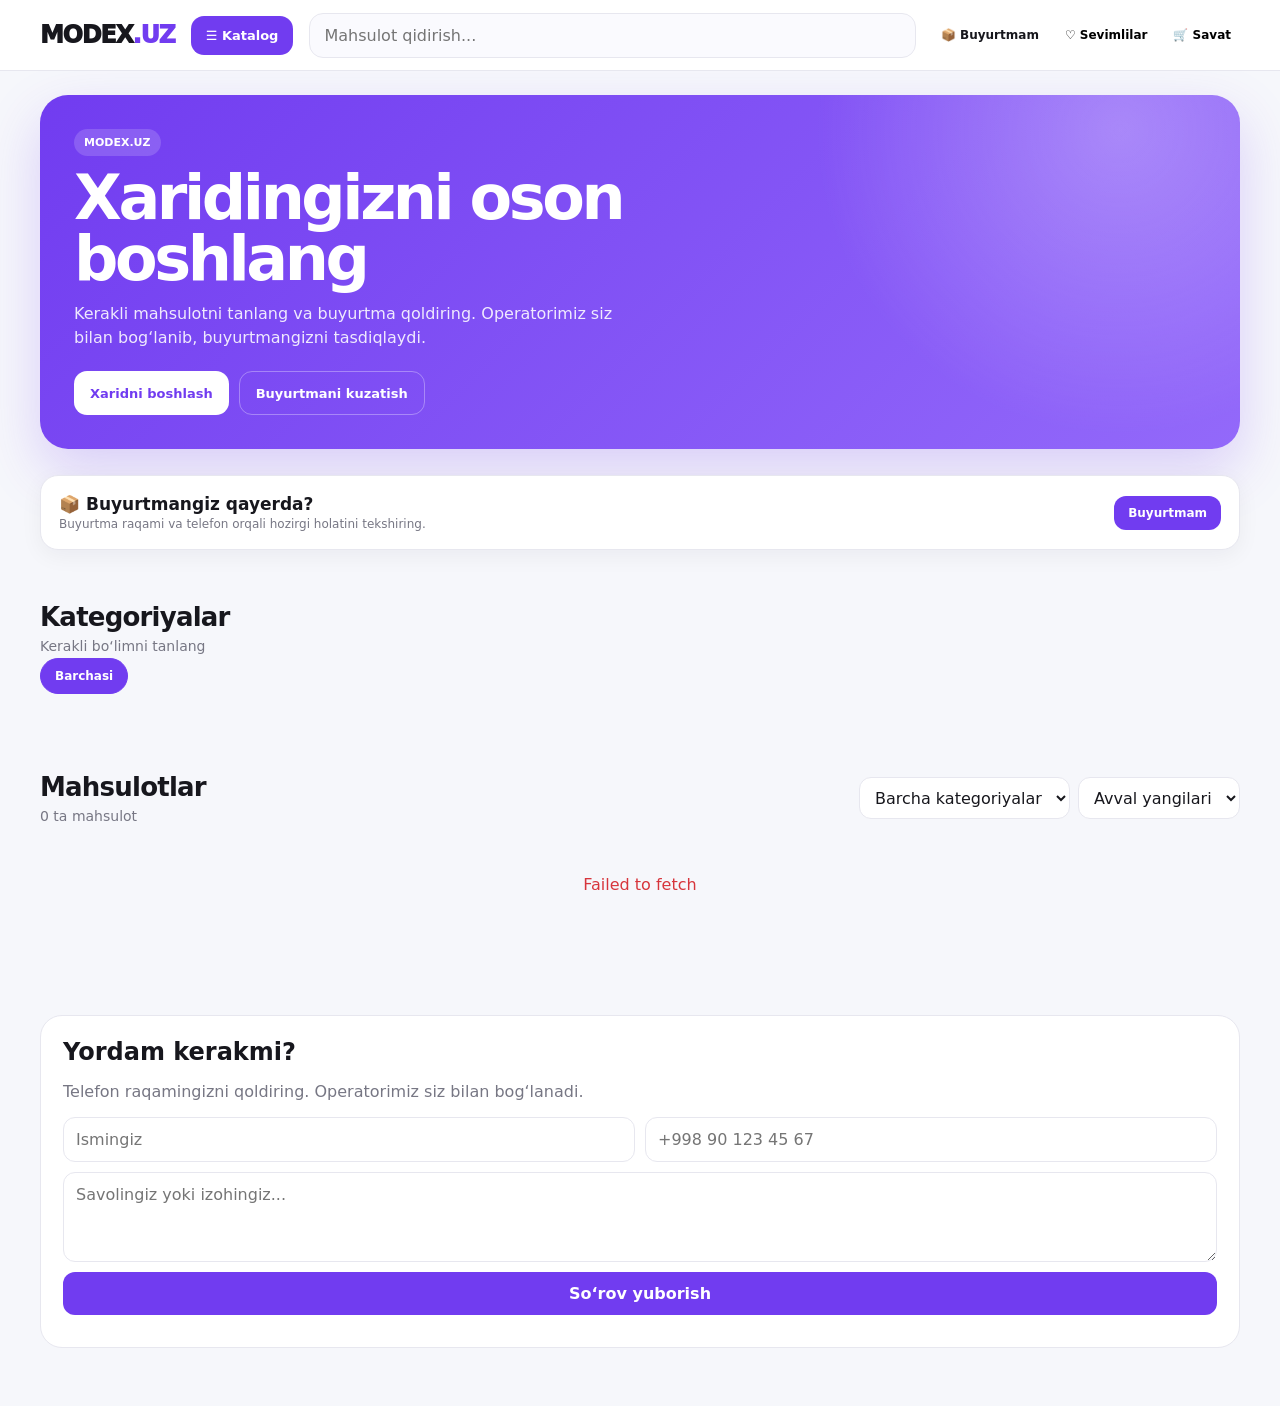
<file: index.html>
<!doctype html>
<html lang="uz">

<head>
  <meta charset="utf-8">

  <meta
    name="viewport"
    content="width=device-width, initial-scale=1, viewport-fit=cover"
  >

  <meta
    name="theme-color"
    content="#713cf0"
  >

  <meta
    name="description"
    content="MODEX.UZ internet do‘koni"
  >

  <title>MODEX.UZ — Internet do‘kon</title>

  <!-- ASOSIY DIZAYN -->
  <link
    rel="stylesheet"
    href="./style.css?v=20260823-2345"
  >
</head>


<body>


  <!-- =====================================================
       HEADER
  ====================================================== -->

  <header class="site-header">

    <div class="container header-inner">


      <a
        href="./"
        class="logo"
      >
        MODEX<span>.UZ</span>
      </a>


      <button
        id="catalogBtn"
        class="catalog-btn"
        type="button"
      >
        ☰ Katalog
      </button>


      <div class="header-search">

        <input
          id="searchInput"
          type="search"
          placeholder="Mahsulot qidirish..."
          autocomplete="off"
        >

      </div>


      <div class="header-actions">


        <a
          class="header-action"
          href="./track.html"
        >
          <span>📦</span>
          Buyurtmam
        </a>


        <button
          id="favoritesBtn"
          class="header-action"
          type="button"
        >
          <span>♡</span>
          Sevimlilar
        </button>


        <button
          id="cartBtn"
          class="header-action"
          type="button"
        >
          <span>🛒</span>
          Savat
        </button>


      </div>

    </div>


    <!-- MOBILE SEARCH -->

    <div class="mobile-search">

      <input
        id="mobileSearchInput"
        type="search"
        placeholder="Mahsulot qidirish..."
        autocomplete="off"
      >

    </div>

  </header>


  <!-- =====================================================
       MAIN
  ====================================================== -->

  <main>


    <!-- ===================================================
         HERO
    ==================================================== -->

    <section class="hero">

      <div class="container">

        <div class="hero-card">

          <div class="hero-content">

            <span class="hero-badge">
              MODEX.UZ
            </span>


            <h1>
              Xaridingizni oson boshlang
            </h1>


            <p>
              Kerakli mahsulotni tanlang va buyurtma qoldiring.
              Operatorimiz siz bilan bog‘lanib, buyurtmangizni tasdiqlaydi.
            </p>


            <div class="hero-actions">

              <a
                href="#products"
                class="hero-btn hero-btn-primary"
              >
                Xaridni boshlash
              </a>


              <a
                href="./track.html"
                class="hero-btn hero-btn-secondary"
              >
                Buyurtmani kuzatish
              </a>

            </div>

          </div>

        </div>

      </div>

    </section>


    <!-- ===================================================
         TRACKING CTA
    ==================================================== -->

    <section>

      <div class="container">

        <div class="track-cta">

          <div>

            <h3>
              📦 Buyurtmangiz qayerda?
            </h3>

            <p>
              Buyurtma raqami va telefon orqali hozirgi holatini tekshiring.
            </p>

          </div>


          <a href="./track.html">
            Buyurtmam
          </a>

        </div>

      </div>

    </section>


    <!-- ===================================================
         KATEGORIYALAR
    ==================================================== -->

    <section class="section">

      <div class="container">


        <h2 class="section-title">
          Kategoriyalar
        </h2>


        <p class="section-subtitle">
          Kerakli bo‘limni tanlang
        </p>


        <div
          id="categoryButtons"
          class="categories"
        >

          <button
            class="category-btn active"
            type="button"
            data-category="all"
          >
            Barchasi
          </button>

        </div>

      </div>

    </section>


    <!-- ===================================================
         MAHSULOTLAR
    ==================================================== -->

    <section
      id="products"
      class="section"
    >

      <div class="container">


        <div class="products-toolbar">

          <div>

            <h2 class="section-title">
              Mahsulotlar
            </h2>

            <p class="section-subtitle">
              <span id="productCount">
                0
              </span>
              ta mahsulot
            </p>

          </div>


          <div class="products-filter">


            <select
              id="categorySelect"
              aria-label="Kategoriya"
            >
              <option value="all">
                Barcha kategoriyalar
              </option>
            </select>


            <select
              id="sortSelect"
              aria-label="Saralash"
            >

              <option value="newest">
                Avval yangilari
              </option>

              <option value="price-asc">
                Narxi: arzon
              </option>

              <option value="price-desc">
                Narxi: qimmat
              </option>

            </select>

          </div>

        </div>


        <!-- APP.JS MAHSULOTLARNI SHU YERGA CHIQARADI -->

        <div
          id="productsGrid"
          class="products-grid product-grid"
        ></div>


        <div
          id="emptyState"
          class="hidden"
          style="
            padding:40px 15px;
            text-align:center;
            color:#777784;
          "
        >
          Mahsulot topilmadi.
        </div>

      </div>

    </section>


    <!-- ===================================================
         SUPPORT
    ==================================================== -->

    <section class="section">

      <div class="container">

        <div class="support-section">


          <h2>
            Yordam kerakmi?
          </h2>


          <p>
            Telefon raqamingizni qoldiring.
            Operatorimiz siz bilan bog‘lanadi.
          </p>


          <form
            id="supportForm"
            class="support-form"
          >


            <input
              id="supportName"
              type="text"
              placeholder="Ismingiz"
              autocomplete="name"
            >


            <input
              id="supportPhone"
              type="tel"
              placeholder="+998 90 123 45 67"
              inputmode="tel"
              required
            >


            <textarea
              id="supportMessage"
              placeholder="Savolingiz yoki izohingiz..."
            ></textarea>


            <button type="submit">
              So‘rov yuborish
            </button>


            <p
              id="supportFormMessage"
              style="
                grid-column:1/-1;
                margin:0;
                font-size:12px;
              "
            ></p>

          </form>

        </div>

      </div>

    </section>


  </main>


  <!-- =====================================================
       QUICK ORDER DIALOG
  ====================================================== -->

  <dialog
    id="orderDialog"
    class="quick-order-dialog"
  >

    <div class="quick-order-box">


      <button
        id="closeDialog"
        class="dialog-close"
        type="button"
        aria-label="Yopish"
      >
        ×
      </button>


      <span
        style="
          display:inline-block;
          color:#713cf0;
          font-size:10px;
          font-weight:900;
          letter-spacing:.12em;
          margin-bottom:6px;
        "
      >
        TEZKOR BUYURTMA
      </span>


      <h2
        id="selectedProductTitle"
        style="
          margin:0 0 18px;
        "
      >
        Mahsulot
      </h2>


      <form
        id="orderForm"
        class="quick-order-form"
      >


        <input
          id="productInput"
          type="hidden"
        >


        <input
          id="productIdInput"
          type="hidden"
        >


        <label>

          Ismingiz

          <input
            id="nameInput"
            type="text"
            placeholder="Ismingiz"
            autocomplete="name"
            required
          >

        </label>


        <label>

          Telefon raqamingiz

          <input
            id="phoneInput"
            type="tel"
            inputmode="tel"
            placeholder="+998 90 123 45 67"
            autocomplete="tel"
            required
          >

        </label>


        <label>

          Soni

          <input
            id="quantityInput"
            type="number"
            inputmode="numeric"
            min="1"
            value="1"
            required
          >

        </label>


        <label>

          Razmer

          <input
            id="sizeInput"
            type="text"
            placeholder="Masalan: 110"
          >

        </label>


        <label>

          Rang

          <input
            id="colorInput"
            type="text"
            placeholder="Masalan: qora"
          >

        </label>


        <button
          id="submitOrder"
          class="quick-order-submit"
          type="submit"
        >
          Buyurtma berish
        </button>


        <p
          id="formMessage"
          style="
            min-height:18px;
            margin:0;
            font-size:12px;
          "
        ></p>


        <a
          id="quickTrackLink"
          class="hidden"
          href="./track.html"
          style="
            text-align:center;
            font-size:12px;
            font-weight:800;
            color:#713cf0;
          "
        >
          📦 Buyurtmani kuzatish
        </a>


      </form>

    </div>

  </dialog>


  <!-- =====================================================
       FAVORITES DRAWER
  ====================================================== -->

  <aside
    id="favoritesDrawer"
    class="drawer hidden"
  >

    <div class="drawer-head">

      <h2>
        Sevimlilar
      </h2>

      <button
        id="closeFavorites"
        class="drawer-close"
        type="button"
      >
        ×
      </button>

    </div>


    <div id="favoritesList">

      <p style="color:#777784;">
        Sevimli mahsulotlar yo‘q.
      </p>

    </div>

  </aside>


  <!-- =====================================================
       CART DRAWER
  ====================================================== -->

  <aside
    id="cartDrawer"
    class="drawer hidden"
  >

    <div class="drawer-head">

      <h2>
        Savat
      </h2>

      <button
        id="closeCart"
        class="drawer-close"
        type="button"
      >
        ×
      </button>

    </div>


    <div id="cartList">

      <p style="color:#777784;">
        Savat bo‘sh.
      </p>

    </div>

  </aside>


  <!-- =====================================================
       MOBILE BOTTOM NAV
  ====================================================== -->

  <nav class="mobile-bottom-nav">


    <a href="./">
      <span>⌂</span>
      <small>Bosh sahifa</small>
    </a>


    <a href="#products">
      <span>▦</span>
      <small>Katalog</small>
    </a>


    <a href="./track.html">
      <span>📦</span>
      <small>Buyurtmam</small>
    </a>


    <button
      id="mobileFavoritesBtn"
      type="button"
    >
      <span>♡</span>
      <small>Sevimli</small>
    </button>


    <button
      id="mobileCartBtn"
      type="button"
    >
      <span>🛒</span>
      <small>Savat</small>
    </button>


  </nav>


  <!-- =====================================================
       JAVASCRIPT
  ====================================================== -->

  <script src="./config.js?v=20260823-2345"></script>

  <script src="./app.js?v=20260823-2345"></script>


</body>
</html>
</file>
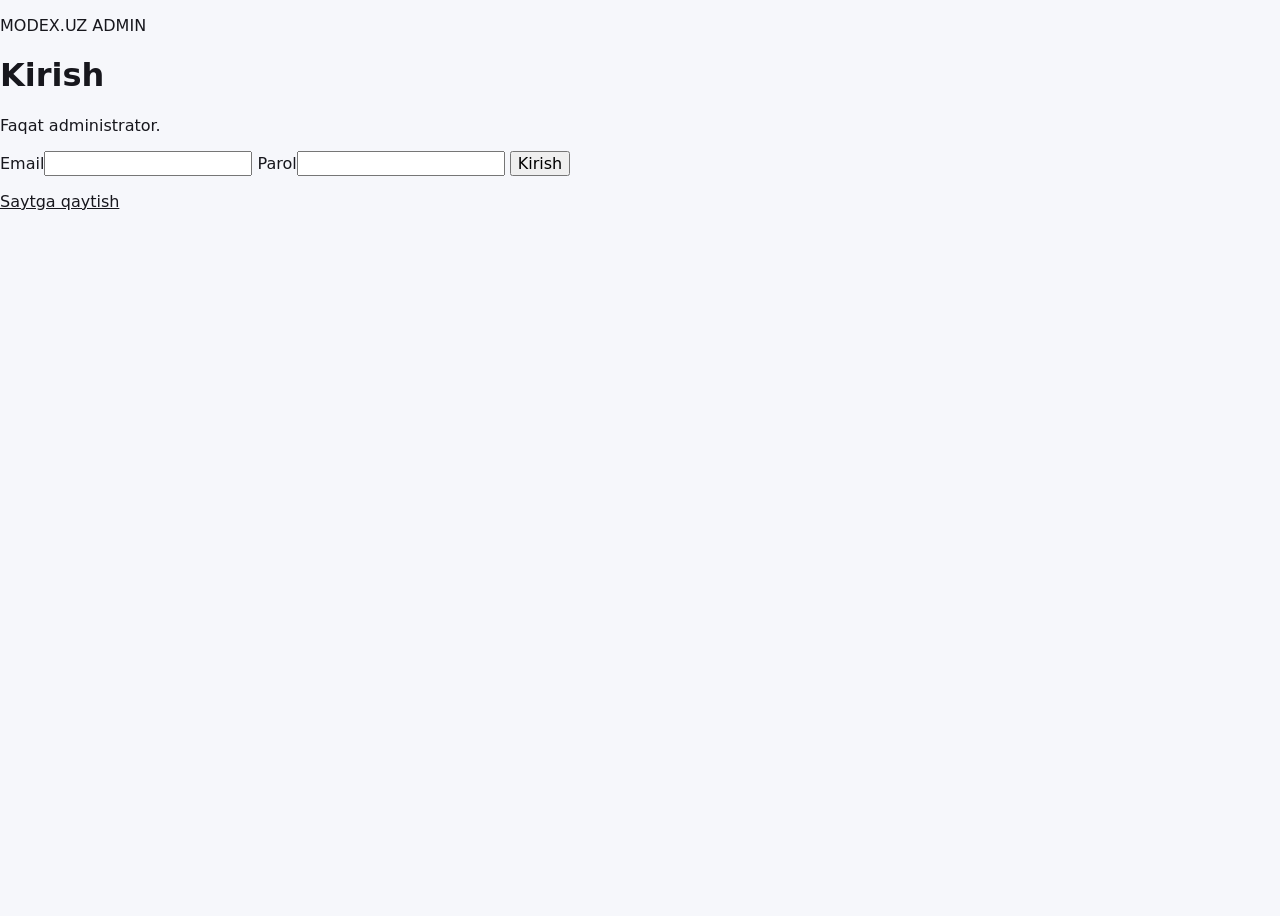
<file: admin(2) (1).html>
<!doctype html>
<html lang="uz">
<head>
  <meta charset="utf-8">
  <meta name="viewport" content="width=device-width,initial-scale=1,viewport-fit=cover">
  <title>Modex.uz — Admin</title>
  <link rel="stylesheet" href="style.css">
</head>
<body class="admin-body">
<div id="loginView" class="login-wrap">
  <form id="loginForm" class="login-box">
    <p class="eyebrow">MODEX.UZ ADMIN</p>
    <h1>Kirish</h1>
    <p>Faqat administrator.</p>
    <label>Email<input id="email" type="email" required autocomplete="username"></label>
    <label>Parol<input id="password" type="password" required autocomplete="current-password"></label>
    <button class="btn primary full">Kirish</button>
    <p id="loginMessage" class="form-message"></p>
    <a href="index.html" class="btn secondary full">Saytga qaytish</a>
  </form>
</div>

<div id="adminView" class="hidden">
  <header class="topbar admin-topbar">
    <a class="brand" href="index.html">MODEX<span>.UZ</span></a>
    <div class="admin-actions">
      <a class="btn secondary" href="operator.html">Operator paneli</a>
      <button id="refreshBtn" class="btn secondary" type="button">Yangilash</button>
      <button id="logoutBtn" class="btn secondary" type="button">Chiqish</button>
    </div>
  </header>

  <main class="admin-shell">
    <div class="admin-head">
      <div><p class="eyebrow">SUPER ADMIN</p><h2>Boshqaruv</h2></div>
      <span id="adminEmail" class="muted"></span>
    </div>

    <div class="stats-row">
      <div class="stat"><b id="aProducts">0</b><span>Mahsulot</span></div>
      <div class="stat"><b id="aOrders">0</b><span>Buyurtma</span></div>
      <div class="stat"><b id="aNew">0</b><span>Yangi</span></div>
      <div class="stat"><b id="aOperators">0</b><span>Operator</span></div>
    </div>

    <div class="admin-grid">
      <section class="panel product-panel">
        <div class="panel-title-row">
          <h2 id="productFormTitle">Mahsulot qo‘shish</h2>
          <span id="editBadge" class="edit-badge hidden">TAHRIR</span>
        </div>
        <form id="productForm" class="admin-form">
          <input id="pEditId" type="hidden">
          <input id="pExistingImage" type="hidden">
          <label>Mahsulot nomi<input id="pName" required maxlength="120"></label>
          <label>Kategoriya<input id="pCategory" required maxlength="80" placeholder="Masalan: Qizlar kiyimi"></label>
          <label>Narxi (so‘m)<input id="pPrice" required type="number" min="0" step="1000" inputmode="numeric"></label>
          <label>Tavsif<textarea id="pDesc" maxlength="500"></textarea></label>
          <label>Mahsulot rasmi
            <input id="pImage" type="file" accept="image/*">
            <small id="imageHint" class="field-hint">Yangi mahsulot uchun rasm tanlang.</small>
          </label>
          <div id="editImagePreview" class="edit-image-preview hidden"></div>
          <button id="productSubmitBtn" class="btn primary" type="submit">Mahsulot qo‘shish</button>
          <button id="cancelEditBtn" class="btn secondary hidden" type="button">Tahrirlashni bekor qilish</button>
          <p id="productMessage" class="form-message"></p>
        </form>
        <div class="product-admin-list" id="adminProducts"></div>
      </section>

      <section class="panel">
        <h2>Operator yaratish</h2>
        <form id="operatorCreateForm" class="admin-form">
          <label>Ism<input id="opName" required></label>
          <label>Email<input id="newOpEmail" type="email" required></label>
          <label>Vaqtinchalik parol<input id="newOpPassword" type="password" minlength="8" required></label>
          <button class="btn primary">Operator yaratish</button>
          <p id="operatorCreateMessage" class="form-message"></p>
        </form>
        <div id="operatorsList" class="support-list"></div>
      </section>
    </div>

    <section class="panel wide-panel">
      <div class="section-head compact admin-section-head">
        <div><h2>Buyurtmalar</h2></div>
        <input id="adminOrderSearch" class="inline-search" placeholder="Ism, telefon, mahsulot...">
      </div>
      <div class="table-wrap"><table><thead><tr><th>№</th><th>Vaqt</th><th>Mijoz</th><th>Telefon</th><th>Mahsulot</th><th>Viloyat</th><th>Manba</th><th>Status</th></tr></thead><tbody id="ordersBody"></tbody></table></div>
      <p id="ordersMessage" class="form-message"></p>
    </section>

    <section class="panel wide-panel">
      <h2>Yordam murojaatlari</h2>
      <div id="adminSupportList" class="support-list"></div>
    </section>
  </main>
</div>
<script src="config.js"></script>
<script src="admin.js"></script>
</body>
</html>
</file>
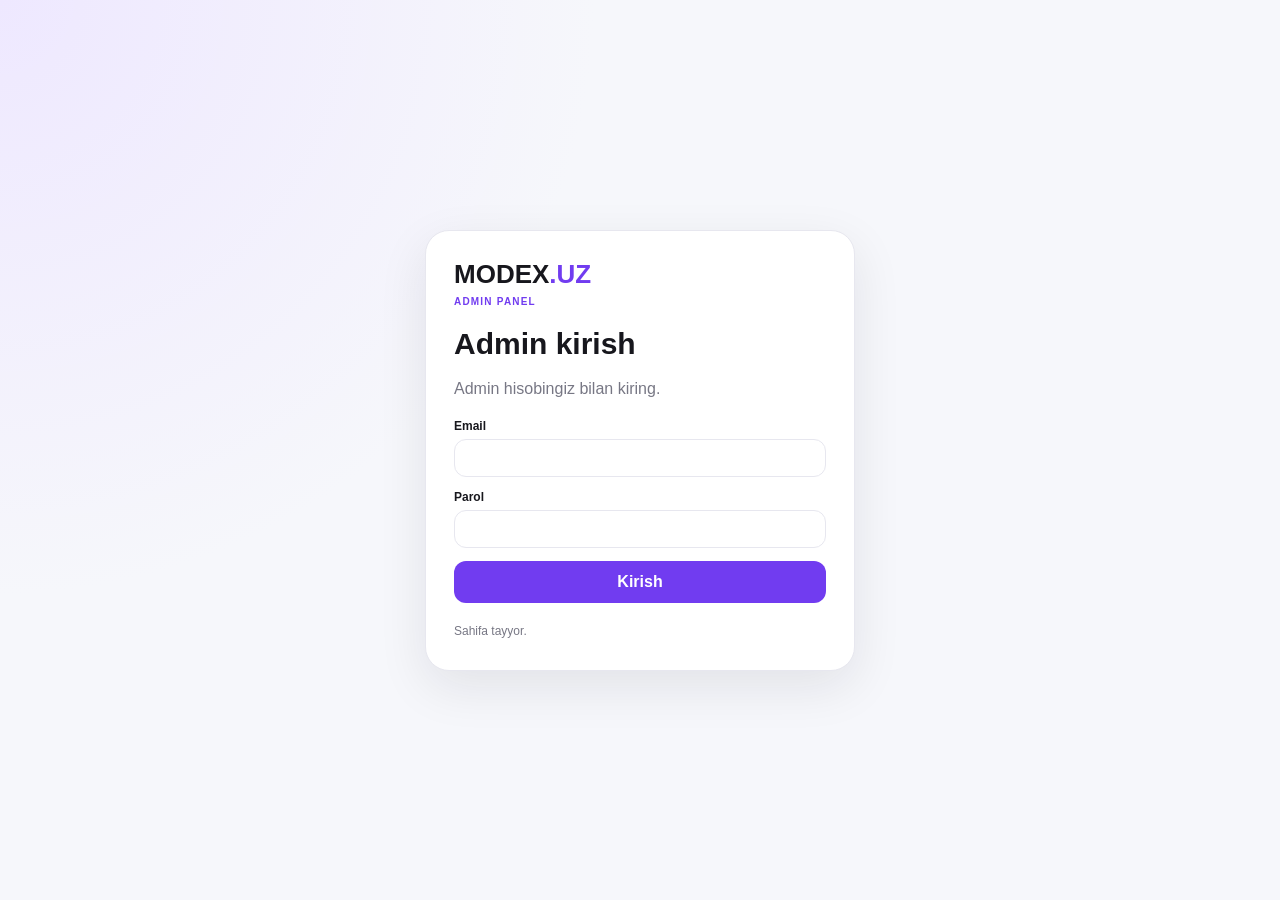
<file: admin.html>
<!doctype html>
<html lang="uz">
<head>
  <meta charset="utf-8">

  <meta
    name="viewport"
    content="width=device-width,initial-scale=1,viewport-fit=cover"
  >

  <title>MODEX.UZ — Admin Panel</title>

  <style>
    :root{
      --bg:#f6f7fb;
      --card:#fff;
      --text:#17171d;
      --muted:#777784;
      --line:#e7e7ef;
      --primary:#713cf0;
      --primary-soft:#efe9ff;
      --red:#e5484d;
      --orange:#f59e0b;
      --blue:#4f7cff;
      --purple:#8b5cf6;
      --green:#20ad68;
    }

    *{
      box-sizing:border-box;
    }

    html{
      scroll-behavior:smooth;
    }

    body{
      margin:0;
      font-family:Arial,sans-serif;
      background:var(--bg);
      color:var(--text);
    }

    button,
    input,
    select,
    textarea{
      font:inherit;
    }

    button{
      cursor:pointer;
    }

    .hidden{
      display:none !important;
    }

    .message{
      min-height:18px;
      margin:8px 0 0;
      font-size:12px;
      color:var(--muted);
    }

    .message.error{
      color:#d7353c;
    }

    .message.success{
      color:#159759;
    }

    /* ===============================
       LOGIN
    =============================== */

    .login-page{
      min-height:100vh;
      display:flex;
      justify-content:center;
      align-items:center;
      padding:20px;
      background:
        radial-gradient(circle at top left,#eee8ff,transparent 38%),
        var(--bg);
    }

    .login-card{
      width:100%;
      max-width:430px;
      background:#fff;
      border:1px solid var(--line);
      border-radius:24px;
      padding:28px;
      box-shadow:0 16px 50px rgba(20,20,35,.09);
    }

    .logo{
      font-size:26px;
      font-weight:900;
    }

    .logo span{
      color:var(--primary);
    }

    .small-label{
      display:inline-block;
      margin-top:6px;
      font-size:10px;
      font-weight:900;
      letter-spacing:.12em;
      color:var(--primary);
    }

    .login-card h1{
      margin:18px 0 7px;
      font-size:30px;
    }

    .login-card p{
      color:var(--muted);
      line-height:1.5;
    }

    .login-form{
      display:grid;
      gap:13px;
      margin-top:18px;
    }

    label{
      display:grid;
      gap:6px;
      font-size:12px;
      font-weight:800;
    }

    input,
    select,
    textarea{
      width:100%;
      border:1px solid var(--line);
      border-radius:12px;
      padding:11px 12px;
      outline:none;
      background:#fff;
    }

    input:focus,
    select:focus,
    textarea:focus{
      border-color:var(--primary);
      box-shadow:0 0 0 4px var(--primary-soft);
    }

    textarea{
      min-height:90px;
      resize:vertical;
    }

    .primary-btn{
      border:0;
      border-radius:12px;
      padding:12px 15px;
      background:var(--primary);
      color:#fff;
      font-weight:900;
    }

    .secondary-btn{
      border:1px solid var(--line);
      border-radius:12px;
      padding:11px 14px;
      background:#fff;
      font-weight:850;
    }

    /* ===============================
       ADMIN PANEL
    =============================== */

    .shell{
      width:min(1320px,calc(100% - 26px));
      margin:auto;
      padding:20px 0 80px;
    }

    .header{
      display:flex;
      justify-content:space-between;
      align-items:flex-start;
      gap:15px;
      margin-bottom:17px;
    }

    .header h1{
      margin:5px 0;
      font-size:30px;
    }

    .header p{
      margin:0;
      color:var(--muted);
    }

    .header-actions{
      display:flex;
      gap:8px;
    }

    /* ===============================
       STATS
    =============================== */

    .stats{
      display:grid;
      grid-template-columns:repeat(4,1fr);
      gap:10px;
      margin-bottom:14px;
    }

    .stat{
      background:#fff;
      border:1px solid var(--line);
      border-radius:16px;
      padding:15px;
    }

    .stat span{
      display:block;
      font-size:9px;
      font-weight:900;
      color:var(--muted);
      margin-bottom:6px;
    }

    .stat strong{
      font-size:28px;
    }

    .status-stats{
      display:grid;
      grid-template-columns:repeat(4,1fr);
      gap:9px;
      margin-bottom:15px;
    }

    .status-card{
      background:#fff;
      border:1px solid var(--line);
      border-radius:14px;
      padding:12px;
    }

    .status-card span{
      display:block;
      font-size:10px;
      color:var(--muted);
      font-weight:850;
      margin-bottom:4px;
    }

    .status-card strong{
      font-size:22px;
    }

    /* ===============================
       SECTION
    =============================== */

    .section{
      background:#fff;
      border:1px solid var(--line);
      border-radius:19px;
      padding:16px;
      margin-bottom:15px;
    }

    .section-head{
      display:flex;
      align-items:flex-start;
      justify-content:space-between;
      gap:12px;
      margin-bottom:14px;
    }

    .section-head h2{
      margin:4px 0;
      font-size:21px;
    }

    .section-head p{
      margin:0;
      font-size:11px;
      color:var(--muted);
    }

    /* ===============================
       DAILY OPERATORS
    =============================== */

    .operator-daily{
      display:grid;
      grid-template-columns:repeat(3,1fr);
      gap:10px;
    }

    .operator-card{
      border:1px solid var(--line);
      border-radius:14px;
      padding:12px;
      background:#fafafe;
    }

    .operator-card-head{
      display:flex;
      justify-content:space-between;
      gap:8px;
      margin-bottom:9px;
    }

    .operator-card-head strong{
      font-size:13px;
    }

    .operator-total{
      min-width:34px;
      height:34px;
      display:grid;
      place-items:center;
      padding:0 7px;
      background:var(--primary-soft);
      color:var(--primary);
      border-radius:10px;
      font-weight:900;
    }

    .operator-grid{
      display:grid;
      grid-template-columns:1fr 1fr;
      gap:6px;
    }

    .operator-grid div{
      padding:7px;
      border-radius:9px;
      background:#fff;
    }

    .operator-grid span{
      display:block;
      font-size:8px;
      color:var(--muted);
    }

    .operator-grid strong{
      font-size:15px;
    }

    /* ===============================
       PRODUCT FORM
    =============================== */

    .form{
      display:grid;
      gap:10px;
    }

    .form-grid{
      display:grid;
      grid-template-columns:repeat(2,1fr);
      gap:9px;
    }

    .form-actions{
      display:flex;
      gap:8px;
    }

    /* ===============================
       PRODUCTS
    =============================== */

    .products{
      display:grid;
      grid-template-columns:repeat(4,1fr);
      gap:10px;
    }

    .product-card{
      overflow:hidden;
      border:1px solid var(--line);
      border-radius:14px;
      background:#fff;
    }

    .product-card img{
      width:100%;
      aspect-ratio:3/4;
      object-fit:cover;
      background:#f2f2f6;
    }

    .product-body{
      padding:10px;
    }

    .product-body strong{
      display:block;
      font-size:13px;
      margin-bottom:3px;
    }

    .product-body small{
      color:var(--muted);
    }

    .price{
      margin:7px 0;
      font-weight:900;
    }

    .stock{
      padding:7px 8px;
      margin-top:7px;
      border-radius:9px;
      font-size:9px;
      font-weight:900;
    }

    .stock.ok{
      background:#edf9f2;
      color:#168650;
    }

    .stock.watch{
      background:#edf2ff;
      color:#405dc4;
    }

    .stock.low{
      background:#fff5d9;
      color:#966500;
    }

    .stock.out{
      background:#ffe9eb;
      color:#c63238;
    }

    .product-actions{
      display:grid;
      grid-template-columns:1fr 1fr;
      gap:6px;
      margin-top:9px;
    }

    .product-actions button{
      border:1px solid var(--line);
      border-radius:9px;
      padding:8px;
      background:#f8f8fc;
      font-size:9px;
      font-weight:850;
    }

    .product-actions .delete{
      color:#c63238;
      background:#fff2f3;
    }

    /* ===============================
       OPERATORS
    =============================== */

    .operators{
      display:grid;
      grid-template-columns:repeat(3,1fr);
      gap:8px;
      margin-top:12px;
    }

    .simple-card{
      border:1px solid var(--line);
      border-radius:12px;
      padding:11px;
      background:#fafafe;
    }

    .simple-card strong{
      display:block;
      font-size:12px;
      margin-bottom:4px;
    }

    .simple-card small{
      color:var(--muted);
    }

    /* ===============================
       ORDERS
    =============================== */

    .order-tools{
      display:grid;
      grid-template-columns:1fr 220px;
      gap:8px;
      margin-bottom:10px;
    }

    .table-wrap{
      overflow:auto;
      border:1px solid var(--line);
      border-radius:12px;
    }

    table{
      width:100%;
      min-width:900px;
      border-collapse:collapse;
    }

    th{
      text-align:left;
      padding:9px;
      font-size:9px;
      background:#f7f7fb;
      color:var(--muted);
      border-bottom:1px solid var(--line);
    }

    td{
      padding:9px;
      font-size:10px;
      border-bottom:1px solid var(--line);
    }

    td button{
      border:0;
      border-radius:8px;
      padding:7px;
      background:#fff0f1;
      color:#c83239;
      font-size:9px;
      font-weight:850;
    }

    .mobile-orders{
      display:none;
    }

    /* ===============================
       SUPPORT
    =============================== */

    .support-list{
      display:grid;
      grid-template-columns:repeat(3,1fr);
      gap:8px;
    }

    /* ===============================
       MOBILE
    =============================== */

    @media(max-width:1000px){
      .products{
        grid-template-columns:repeat(3,1fr);
      }

      .operator-daily{
        grid-template-columns:repeat(2,1fr);
      }
    }

    @media(max-width:700px){
      .shell{
        width:calc(100% - 14px);
        padding-top:12px;
      }

      .header{
        flex-direction:column;
      }

      .header-actions{
        width:100%;
      }

      .header-actions button{
        flex:1;
      }

      .stats,
      .status-stats{
        grid-template-columns:repeat(2,1fr);
        gap:7px;
      }

      .form-grid{
        grid-template-columns:1fr;
      }

      .products{
        grid-template-columns:repeat(2,1fr);
        gap:7px;
      }

      .operator-daily,
      .operators,
      .support-list{
        grid-template-columns:1fr;
      }

      .order-tools{
        grid-template-columns:1fr;
      }

      .table-wrap{
        display:none;
      }

      .mobile-orders{
        display:block;
      }

      .mobile-order{
        border:1px solid var(--line);
        border-radius:12px;
        padding:11px;
        margin-bottom:7px;
      }

      .mobile-order strong,
      .mobile-order span,
      .mobile-order small{
        display:block;
        margin-bottom:5px;
      }

      .mobile-order button{
        width:100%;
        border:0;
        border-radius:9px;
        padding:8px;
        background:#fff0f1;
        color:#c83239;
        font-weight:850;
      }
    }
  </style>
</head>

<body>

<!-- ================================
     LOGIN
================================ -->

<section
  id="loginView"
  class="login-page"
>
  <div class="login-card">

    <div class="logo">
      MODEX<span>.UZ</span>
    </div>

    <span class="small-label">
      ADMIN PANEL
    </span>

    <h1>Admin kirish</h1>

    <p>
      Admin hisobingiz bilan kiring.
    </p>

    <form
      id="loginForm"
      class="login-form"
    >

      <label>
        Email

        <input
          id="email"
          type="email"
          required
          autocomplete="email"
        >
      </label>

      <label>
        Parol

        <input
          id="password"
          type="password"
          required
          autocomplete="current-password"
        >
      </label>

      <button
        id="loginBtn"
        class="primary-btn"
        type="submit"
      >
        Kirish
      </button>

      <div
        id="loginMessage"
        class="message"
      >
        Sahifa tayyor.
      </div>

    </form>

  </div>
</section>


<!-- ================================
     ADMIN PANEL
================================ -->

<section
  id="panelView"
  class="hidden"
>

  <div class="shell">

    <header class="header">

      <div>
        <span class="small-label">
          MODEX.UZ
        </span>

        <h1>
          Admin Panel
        </h1>

        <p>
          Admin:
          <strong id="adminName">
            —
          </strong>
        </p>
      </div>

      <div class="header-actions">

        <button
          id="refreshBtn"
          class="secondary-btn"
          type="button"
        >
          🔄 Yangilash
        </button>

        <button
          id="logoutBtn"
          class="secondary-btn"
          type="button"
        >
          Chiqish
        </button>

      </div>

    </header>


    <!-- STATS -->

    <section class="stats">

      <article class="stat">
        <span>MAHSULOTLAR</span>
        <strong id="productCount">0</strong>
      </article>

      <article class="stat">
        <span>BUYURTMALAR</span>
        <strong id="orderCount">0</strong>
      </article>

      <article class="stat">
        <span>YANGI</span>
        <strong id="newOrderCount">0</strong>
      </article>

      <article class="stat">
        <span>OPERATORLAR</span>
        <strong id="operatorCount">0</strong>
      </article>

    </section>


    <section class="status-stats">

      <article class="status-card">
        <span>🔵 Qadoqlanmoqda</span>
        <strong id="confirmedCount">0</strong>
      </article>

      <article class="status-card">
        <span>🟣 Yo‘lda</span>
        <strong id="deliveryCount">0</strong>
      </article>

      <article class="status-card">
        <span>🟢 Yetkazildi</span>
        <strong id="doneCount">0</strong>
      </article>

      <article class="status-card">
        <span>⚪ Bekor</span>
        <strong id="cancelledCount">0</strong>
      </article>

    </section>


    <!-- OPERATOR DAILY -->

    <section class="section">

      <div class="section-head">

        <div>
          <span class="small-label">
            BUGUNGI NATIJA
          </span>

          <h2>
            Operatorlar
          </h2>

          <p>
            Bugungi operator faoliyati.
          </p>
        </div>

        <strong id="todayActivityTotal">
          0
        </strong>

      </div>

      <div
        id="dailyOperators"
        class="operator-daily"
      ></div>

    </section>


    <!-- PRODUCT FORM -->

    <section class="section">

      <div class="section-head">

        <div>
          <span class="small-label">
            MAHSULOT
          </span>

          <h2>
            Mahsulot qo‘shish
          </h2>
        </div>

      </div>

      <form
        id="productForm"
        class="form"
      >

        <input
          id="productId"
          type="hidden"
        >

        <div class="form-grid">

          <label>
            Mahsulot nomi
            <input
              id="productName"
              required
            >
          </label>

          <label>
            Kategoriya
            <input id="productCategory">
          </label>

          <label>
            Narx
            <input
              id="productPrice"
              type="number"
              min="0"
              required
            >
          </label>

          <label>
            Eski narx
            <input
              id="productOldPrice"
              type="number"
              min="0"
            >
          </label>

          <label>
            Chegirma %
            <input
              id="productDiscount"
              type="number"
              min="0"
              max="100"
            >
          </label>

          <label>
            Stock
            <input
              id="productStock"
              type="number"
              min="0"
              value="0"
            >
          </label>

        </div>

        <label>
          Tavsif
          <textarea id="productDescription"></textarea>
        </label>

        <label>
          Rasm URL
          <input
            id="productImage"
            type="url"
            placeholder="https://..."
          >
        </label>

        <label style="
          display:flex;
          align-items:center;
          gap:8px;
        ">
          <input
            id="productActive"
            type="checkbox"
            checked
            style="width:auto;"
          >
          Faol
        </label>

        <div class="form-actions">

          <button
            id="saveProductBtn"
            class="primary-btn"
            type="submit"
          >
            Mahsulot qo‘shish
          </button>

          <button
            id="cancelProductBtn"
            class="secondary-btn"
            type="button"
          >
            Bekor
          </button>

        </div>

        <div
          id="productMessage"
          class="message"
        ></div>

      </form>

    </section>


    <!-- PRODUCTS -->

    <section class="section">

      <div class="section-head">

        <div>
          <span class="small-label">
            OMBOR
          </span>

          <h2>Mahsulotlar</h2>

          <p>
            Stock holatini shu yerdan ko‘rasiz.
          </p>
        </div>

      </div>

      <div
        id="products"
        class="products"
      ></div>

    </section>


    <!-- OPERATOR CREATE -->

    <section class="section">

      <div class="section-head">

        <div>
          <span class="small-label">
            OPERATOR
          </span>

          <h2>
            Yangi operator yaratish
          </h2>
        </div>

      </div>

      <form
        id="operatorForm"
        class="form"
      >

        <div class="form-grid">

          <label>
            Ism
            <input
              id="operatorNameInput"
              required
            >
          </label>

          <label>
            Email
            <input
              id="operatorEmailInput"
              type="email"
              required
            >
          </label>

          <label>
            Parol
            <input
              id="operatorPasswordInput"
              type="password"
              required
            >
          </label>

        </div>

        <button
          class="primary-btn"
          type="submit"
        >
          Operator yaratish
        </button>

        <div
          id="operatorMessage"
          class="message"
        ></div>

      </form>

      <div
        id="operators"
        class="operators"
      ></div>

    </section>


    <!-- ORDERS -->

    <section class="section">

      <div class="section-head">

        <div>
          <span class="small-label">
            BUYURTMALAR
          </span>

          <h2>
            Barcha buyurtmalar
          </h2>
        </div>

      </div>

      <div class="order-tools">

        <input
          id="orderSearch"
          type="search"
          placeholder="ID, ism, telefon, mahsulot..."
        >

        <select id="orderFilter">

          <option value="all">
            Barcha statuslar
          </option>

          <option value="new">
            Yangi
          </option>

          <option value="talked">
            Gaplashildi
          </option>

          <option value="confirmed">
            Qadoqlanmoqda
          </option>

          <option value="delivery">
            Yo‘lda
          </option>

          <option value="done">
            Yetkazildi
          </option>

          <option value="cancelled">
            Bekor
          </option>

        </select>

      </div>

      <div class="table-wrap">

        <table>

          <thead>
            <tr>
              <th>ID</th>
              <th>Mijoz</th>
              <th>Telefon</th>
              <th>Mahsulot</th>
              <th>Soni</th>
              <th>Status</th>
              <th>Hudud</th>
              <th>Sana</th>
              <th>Amal</th>
            </tr>
          </thead>

          <tbody id="ordersTable"></tbody>

        </table>

      </div>

      <div
        id="mobileOrders"
        class="mobile-orders"
      ></div>

    </section>


    <!-- SUPPORT -->

    <section class="section">

      <div class="section-head">

        <div>
          <span class="small-label">
            SUPPORT
          </span>

          <h2>
            Mijoz so‘rovlari
          </h2>
        </div>

      </div>

      <div
        id="supportList"
        class="support-list"
      ></div>

    </section>

  </div>

</section>


<!-- FAQAT CONFIG.JS TASHQARIDA -->
<script src="./config.js?v=ADMIN10000"></script>

<script>
document.addEventListener(
  "DOMContentLoaded",
  function(){

    "use strict";


    /* ================================
       CONFIG
    ================================ */

    const config =
      window.MODEX_CONFIG || {};

    const SUPABASE_URL =
      config.SUPABASE_URL || "";

    const SUPABASE_KEY =
      config.SUPABASE_KEY || "";

    const $ =
      id =>
        document.getElementById(id);


    let currentUser = null;
    let currentProfile = null;

    let allProducts = [];
    let allOrders = [];
    let allProfiles = [];
    let allActivity = [];
    let allSupport = [];


    /* ================================
       HELPERS
    ================================ */

    function token(){

      return sessionStorage.getItem(
        "modex_admin_token"
      );
    }


    function saveToken(value){

      sessionStorage.setItem(
        "modex_admin_token",
        value
      );
    }


    function clearToken(){

      sessionStorage.removeItem(
        "modex_admin_token"
      );
    }


    function escapeHtml(value){

      return String(value ?? "")
        .replaceAll("&","&amp;")
        .replaceAll("<","&lt;")
        .replaceAll(">","&gt;")
        .replaceAll('"',"&quot;")
        .replaceAll("'","&#039;");
    }


    function formatPrice(value){

      return (
        new Intl.NumberFormat(
          "uz-UZ"
        ).format(
          Number(value || 0)
        ) +
        " so‘m"
      );
    }


    function formatDate(value){

      if(!value){
        return "—";
      }

      const date =
        new Date(value);

      if(
        Number.isNaN(
          date.getTime()
        )
      ){
        return "—";
      }

      return date.toLocaleString(
        "uz-UZ",
        {
          day:"2-digit",
          month:"2-digit",
          year:"numeric",
          hour:"2-digit",
          minute:"2-digit"
        }
      );
    }


    function isToday(value){

      if(!value){
        return false;
      }

      const date =
        new Date(value);

      const now =
        new Date();

      return (
        date.getFullYear() ===
          now.getFullYear() &&
        date.getMonth() ===
          now.getMonth() &&
        date.getDate() ===
          now.getDate()
      );
    }


    function message(
      element,
      text,
      type
    ){

      if(!element){
        return;
      }

      element.textContent =
        text || "";

      element.className =
        "message";

      if(type){
        element.classList.add(
          type
        );
      }
    }


    function statusName(status){

      const map = {
        new:"🔴 Yangi",
        talked:"🟠 Gaplashildi",
        confirmed:"🔵 Qadoqlanmoqda",
        delivery:"🟣 Yo‘lda",
        done:"🟢 Yetkazildi",
        cancelled:"⚪ Bekor"
      };

      return (
        map[status] ||
        status ||
        "—"
      );
    }


    /* ================================
       API
    ================================ */

    async function api(
      path,
      options,
      accessToken
    ){

      options =
        options || {};

      accessToken =
        accessToken ||
        SUPABASE_KEY;


      if(
        !SUPABASE_URL ||
        !SUPABASE_KEY
      ){
        throw new Error(
          "config.js ishlamayapti."
        );
      }


      const response =
        await fetch(
          SUPABASE_URL +
          "/" +
          path,
          {
            method:
              options.method ||
              "GET",

            headers:{
              "Content-Type":
                "application/json",

              "apikey":
                SUPABASE_KEY,

              "Authorization":
                "Bearer " +
                accessToken,

              ...(options.headers || {})
            },

            body:
              options.body
          }
        );


      if(!response.ok){

        let errorMessage =
          "Server xatosi (" +
          response.status +
          ")";


        try{

          const data =
            await response.json();

          errorMessage =
            data.message ||
            data.error_description ||
            data.error ||
            errorMessage;

        }catch(error){}


        throw new Error(
          errorMessage
        );
      }


      if(
        response.status === 204
      ){
        return null;
      }


      const text =
        await response.text();


      if(!text){
        return null;
      }


      return JSON.parse(text);
    }


    /* ================================
       LOGIN
    ================================ */

    async function login(event){

      event.preventDefault();


      const email =
        $("email")
          .value
          .trim();

      const password =
        $("password")
          .value;


      message(
        $("loginMessage"),
        "Kirilmoqda..."
      );


      $("loginBtn").disabled =
        true;


      try{

        const auth =
          await api(
            "auth/v1/token?grant_type=password",
            {
              method:"POST",

              body:
                JSON.stringify({
                  email:email,
                  password:password
                })
            }
          );


        if(
          !auth ||
          !auth.access_token
        ){
          throw new Error(
            "Token olinmadi."
          );
        }


        saveToken(
          auth.access_token
        );


        await openPanel();


        $("loginForm")
          .reset();


        message(
          $("loginMessage"),
          ""
        );


      }catch(error){

        console.error(error);

        clearToken();


        message(
          $("loginMessage"),
          "❌ " +
          (
            error.message ||
            "Login xatosi"
          ),
          "error"
        );


      }finally{

        $("loginBtn").disabled =
          false;
      }
    }


    async function loadUser(){

      currentUser =
        await api(
          "auth/v1/user",
          {
            method:"GET"
          },
          token()
        );


      if(
        !currentUser ||
        !currentUser.id
      ){
        throw new Error(
          "Admin aniqlanmadi."
        );
      }
    }


    async function loadProfile(){

      const data =
        await api(
          "rest/v1/profiles?id=eq." +
          encodeURIComponent(
            currentUser.id
          ) +
          "&select=*",
          {
            method:"GET"
          },
          token()
        );


      currentProfile =
        Array.isArray(data)
          ? data[0]
          : null;


      if(!currentProfile){
        throw new Error(
          "Admin profili topilmadi."
        );
      }


      if(
        currentProfile.role !==
        "admin"
      ){
        throw new Error(
          "Bu hisob admin emas."
        );
      }


      if(
        currentProfile.active !==
        true
      ){
        throw new Error(
          "Admin bloklangan."
        );
      }
    }


    async function openPanel(){

      await loadUser();

      await loadProfile();


      $("loginView")
        .classList.add(
          "hidden"
        );


      $("panelView")
        .classList.remove(
          "hidden"
        );


      $("adminName")
        .textContent =
          currentProfile.name ||
          currentUser.email ||
          "Admin";


      await loadEverything();
    }


    /* ================================
       LOAD EVERYTHING
    ================================ */

    async function loadEverything(){

      await Promise.all([
        loadProducts(),
        loadOrders(),
        loadProfiles(),
        loadActivity(),
        loadSupport()
      ]);


      renderProducts();
      renderOrders();
      renderOperators();
      renderDailyOperators();
      renderSupport();
      updateStats();
    }


    /* ================================
       PRODUCTS
    ================================ */

    async function loadProducts(){

      const data =
        await api(
          "rest/v1/products?select=*&order=id.desc",
          {
            method:"GET"
          },
          token()
        );


      allProducts =
        Array.isArray(data)
          ? data
          : [];
    }


    function stockClass(stock){

      if(stock <= 0){
        return "out";
      }

      if(stock <= 3){
        return "low";
      }

      if(stock <= 10){
        return "watch";
      }

      return "ok";
    }


    function stockText(stock){

      if(stock <= 0){
        return "❌ TUGAGAN — 0 dona";
      }

      if(stock <= 3){
        return "⚠️ KAM QOLDI — " +
          stock +
          " dona";
      }

      if(stock <= 10){
        return "👀 NAZORAT — " +
          stock +
          " dona";
      }

      return "✅ Omborda — " +
        stock +
        " dona";
    }


    function renderProducts(){

      const container =
        $("products");


      container.innerHTML =
        "";


      if(
        allProducts.length === 0
      ){

        container.innerHTML =
          "<p>Mahsulot yo‘q.</p>";

        return;
      }


      allProducts.forEach(
        function(product){

          const stock =
            Number(
              product.stock || 0
            );


          const image =
            product.image_url ||
            product.image ||
            "";


          const card =
            document.createElement(
              "article"
            );


          card.className =
            "product-card";


          card.innerHTML = `

            ${
              image

              ? `
                <img
                  src="${escapeHtml(image)}"
                  alt="${escapeHtml(product.name)}"
                >
              `

              : `
                <div style="
                  aspect-ratio:3/4;
                  background:#f2f2f6;
                  display:grid;
                  place-items:center;
                  color:#999;
                ">
                  Rasm yo‘q
                </div>
              `
            }


            <div class="product-body">

              <strong>
                ${escapeHtml(product.name)}
              </strong>

              <small>
                ${escapeHtml(product.category || "—")}
              </small>

              <div class="price">
                ${formatPrice(product.price)}
              </div>

              <div
                class="stock ${stockClass(stock)}"
              >
                ${stockText(stock)}
              </div>

              <div class="product-actions">

                <button
                  type="button"
                  data-edit-product="${product.id}"
                >
                  ✏️ Tahrirlash
                </button>

                <button
                  type="button"
                  class="delete"
                  data-delete-product="${product.id}"
                >
                  🗑 O‘chirish
                </button>

              </div>

            </div>
          `;


          container.appendChild(
            card
          );
        }
      );


      container
        .querySelectorAll(
          "[data-edit-product]"
        )
        .forEach(
          function(button){

            button.addEventListener(
              "click",
              function(){

                editProduct(
                  Number(
                    button.dataset.editProduct
                  )
                );
              }
            );
          }
        );


      container
        .querySelectorAll(
          "[data-delete-product]"
        )
        .forEach(
          function(button){

            button.addEventListener(
              "click",
              function(){

                deleteProduct(
                  Number(
                    button.dataset.deleteProduct
                  )
                );
              }
            );
          }
        );
    }


    function resetProductForm(){

      $("productForm").reset();

      $("productId").value =
        "";

      $("productActive").checked =
        true;

      $("saveProductBtn")
        .textContent =
          "Mahsulot qo‘shish";


      message(
        $("productMessage"),
        ""
      );
    }


    function editProduct(id){

      const product =
        allProducts.find(
          function(item){
            return Number(item.id) === id;
          }
        );


      if(!product){
        return;
      }


      $("productId").value =
        product.id;

      $("productName").value =
        product.name || "";

      $("productCategory").value =
        product.category || "";

      $("productPrice").value =
        product.price || "";

      $("productOldPrice").value =
        product.old_price || "";

      $("productDiscount").value =
        product.discount_percent || 0;

      $("productStock").value =
        product.stock || 0;

      $("productDescription").value =
        product.description || "";

      $("productImage").value =
        product.image_url ||
        product.image ||
        "";

      $("productActive").checked =
        product.active !== false;


      $("saveProductBtn")
        .textContent =
          "O‘zgarishni saqlash";


      $("productForm")
        .scrollIntoView({
          behavior:"smooth",
          block:"start"
        });
    }


    async function saveProduct(event){

      event.preventDefault();


      const id =
        Number(
          $("productId").value ||
          0
        );


      const payload = {

        name:
          $("productName")
            .value
            .trim(),

        category:
          $("productCategory")
            .value
            .trim() ||
          null,

        price:
          Number(
            $("productPrice").value ||
            0
          ),

        old_price:
          $("productOldPrice").value
            ? Number(
                $("productOldPrice").value
              )
            : null,

        discount_percent:
          Number(
            $("productDiscount").value ||
            0
          ),

        stock:
          Math.max(
            0,
            Number(
              $("productStock").value ||
              0
            )
          ),

        description:
          $("productDescription")
            .value
            .trim() ||
          null,

        active:
          $("productActive")
            .checked
      };


      /*
        image_url bazada bo‘lsa
        shu maydonni yuboramiz.
      */

      const imageValue =
        $("productImage")
          .value
          .trim();


      if(imageValue){
        payload.image_url =
          imageValue;
      }


      message(
        $("productMessage"),
        "Saqlanmoqda..."
      );


      try{

        if(id){

          await api(
            "rest/v1/products?id=eq." +
            id,
            {
              method:"PATCH",

              headers:{
                Prefer:
                  "return=minimal"
              },

              body:
                JSON.stringify(
                  payload
                )
            },
            token()
          );

        }else{

          await api(
            "rest/v1/products",
            {
              method:"POST",

              headers:{
                Prefer:
                  "return=minimal"
              },

              body:
                JSON.stringify(
                  payload
                )
            },
            token()
          );
        }


        await loadProducts();

        renderProducts();

        updateStats();

        resetProductForm();


        message(
          $("productMessage"),
          "✅ Mahsulot saqlandi.",
          "success"
        );


      }catch(error){

        console.error(error);


        message(
          $("productMessage"),
          error.message,
          "error"
        );
      }
    }


    async function deleteProduct(id){

      const product =
        allProducts.find(
          function(item){
            return Number(item.id) === id;
          }
        );


      if(!product){
        return;
      }


      if(
        !confirm(
          product.name +
          " o‘chirilsinmi?"
        )
      ){
        return;
      }


      try{

        await api(
          "rest/v1/products?id=eq." +
          id,
          {
            method:"DELETE"
          },
          token()
        );


        await loadProducts();

        renderProducts();

        updateStats();


      }catch(error){

        alert(
          error.message
        );
      }
    }


    /* ================================
       ORDERS
    ================================ */

    async function loadOrders(){

      const data =
        await api(
          "rest/v1/orders?select=*&order=id.desc",
          {
            method:"GET"
          },
          token()
        );


      allOrders =
        Array.isArray(data)
          ? data
          : [];
    }


    function filteredOrders(){

      let list =
        allOrders.slice();


      const status =
        $("orderFilter").value;


      if(
        status !== "all"
      ){

        list =
          list.filter(
            function(order){
              return order.status === status;
            }
          );
      }


      const query =
        $("orderSearch")
          .value
          .trim()
          .toLowerCase();


      if(query){

        list =
          list.filter(
            function(order){

              const text = [
                order.id,
                order.name,
                order.surname,
                order.phone,
                order.product,
                order.region,
                order.address
              ]
              .join(" ")
              .toLowerCase();


              return text.includes(
                query
              );
            }
          );
      }


      return list;
    }


    function renderOrders(){

      const list =
        filteredOrders();


      $("ordersTable")
        .innerHTML =
          "";


      $("mobileOrders")
        .innerHTML =
          "";


      list.forEach(
        function(order){

          const row =
            document.createElement(
              "tr"
            );


          row.innerHTML = `

            <td>
              #${escapeHtml(order.id)}
            </td>

            <td>
              ${escapeHtml(order.name || "—")}
            </td>

            <td>
              ${escapeHtml(order.phone || "—")}
            </td>

            <td>
              ${escapeHtml(order.product || "—")}
            </td>

            <td>
              ${escapeHtml(order.quantity || 1)}
            </td>

            <td>
              ${statusName(order.status)}
            </td>

            <td>
              ${escapeHtml(order.region || "—")}
            </td>

            <td>
              ${formatDate(order.created_at)}
            </td>

            <td>
              <button
                data-delete-order="${order.id}"
                type="button"
              >
                O‘chirish
              </button>
            </td>
          `;


          $("ordersTable")
            .appendChild(
              row
            );


          const mobile =
            document.createElement(
              "article"
            );


          mobile.className =
            "mobile-order";


          mobile.innerHTML = `

            <strong>
              #${escapeHtml(order.id)}
              —
              ${escapeHtml(order.name || "Mijoz")}
            </strong>

            <span>
              ${escapeHtml(order.product || "Mahsulot")}
            </span>

            <span>
              ${statusName(order.status)}
            </span>

            <small>
              ${escapeHtml(order.phone || "—")}
            </small>

            <button
              data-delete-order="${order.id}"
              type="button"
            >
              O‘chirish
            </button>
          `;


          $("mobileOrders")
            .appendChild(
              mobile
            );
        }
      );


      document
        .querySelectorAll(
          "[data-delete-order]"
        )
        .forEach(
          function(button){

            button.addEventListener(
              "click",
              function(){

                deleteOrder(
                  Number(
                    button.dataset.deleteOrder
                  )
                );
              }
            );
          }
        );
    }


    async function deleteOrder(id){

      if(
        !confirm(
          "Buyurtma #" +
          id +
          " o‘chirilsinmi?"
        )
      ){
        return;
      }


      try{

        await api(
          "rest/v1/orders?id=eq." +
          id,
          {
            method:"DELETE"
          },
          token()
        );


        await loadOrders();

        renderOrders();

        updateStats();


      }catch(error){

        alert(
          error.message
        );
      }
    }


    /* ================================
       PROFILES / OPERATORS
    ================================ */

    async function loadProfiles(){

      const data =
        await api(
          "rest/v1/profiles?select=*&order=name.asc",
          {
            method:"GET"
          },
          token()
        );


      allProfiles =
        Array.isArray(data)
          ? data
          : [];
    }


    function renderOperators(){

      const operators =
        allProfiles.filter(
          function(profile){
            return profile.role === "operator";
          }
        );


      const container =
        $("operators");


      container.innerHTML =
        "";


      operators.forEach(
        function(operator){

          const card =
            document.createElement(
              "article"
            );


          card.className =
            "simple-card";


          card.innerHTML = `

            <strong>
              ${escapeHtml(
                operator.name ||
                "Operator"
              )}
            </strong>

            <small>
              ${
                operator.active
                  ? "🟢 Faol"
                  : "🔴 Bloklangan"
              }
            </small>
          `;


          container.appendChild(
            card
          );
        }
      );
    }


    async function createOperator(event){

      event.preventDefault();


      message(
        $("operatorMessage"),
        "Operator yaratilmoqda..."
      );


      try{

        const response =
          await fetch(
            SUPABASE_URL +
            "/functions/v1/smart-endpoint",
            {
              method:"POST",

              headers:{
                "Content-Type":
                  "application/json",

                "apikey":
                  SUPABASE_KEY,

                "Authorization":
                  "Bearer " +
                  token()
              },

              body:
                JSON.stringify({
                  name:
                    $("operatorNameInput")
                      .value
                      .trim(),

                  email:
                    $("operatorEmailInput")
                      .value
                      .trim(),

                  password:
                    $("operatorPasswordInput")
                      .value
                })
            }
          );


        const data =
          await response.json()
            .catch(
              function(){
                return {};
              }
            );


        if(!response.ok){

          throw new Error(
            data.message ||
            data.error ||
            "Operator yaratilmadi."
          );
        }


        $("operatorForm")
          .reset();


        await loadProfiles();

        renderOperators();

        updateStats();


        message(
          $("operatorMessage"),
          "✅ Operator yaratildi.",
          "success"
        );


      }catch(error){

        console.error(error);


        message(
          $("operatorMessage"),
          error.message,
          "error"
        );
      }
    }


    /* ================================
       ACTIVITY
    ================================ */

    async function loadActivity(){

      try{

        const data =
          await api(
            "rest/v1/order_activity?select=*&order=created_at.desc",
            {
              method:"GET"
            },
            token()
          );


        allActivity =
          Array.isArray(data)
            ? data
            : [];


      }catch(error){

        console.error(error);

        allActivity = [];
      }
    }


    function renderDailyOperators(){

      const container =
        $("dailyOperators");


      const today =
        allActivity.filter(
          function(item){
            return isToday(
              item.created_at
            );
          }
        );


      $("todayActivityTotal")
        .textContent =
          today.length;


      const operators =
        allProfiles.filter(
          function(profile){
            return profile.role === "operator";
          }
        );


      container.innerHTML =
        "";


      operators.forEach(
        function(operator){

          const activity =
            today.filter(
              function(item){
                return item.operator_id === operator.id;
              }
            );


          const talked =
            activity.filter(
              function(item){
                return item.status === "talked";
              }
            ).length;


          const confirmed =
            activity.filter(
              function(item){
                return item.status === "confirmed";
              }
            ).length;


          const done =
            activity.filter(
              function(item){
                return item.status === "done";
              }
            ).length;


          const cancelled =
            activity.filter(
              function(item){
                return item.status === "cancelled";
              }
            ).length;


          const card =
            document.createElement(
              "article"
            );


          card.className =
            "operator-card";


          card.innerHTML = `

            <div class="operator-card-head">

              <strong>
                ${escapeHtml(
                  operator.name ||
                  "Operator"
                )}
              </strong>

              <span class="operator-total">
                ${activity.length}
              </span>

            </div>


            <div class="operator-grid">

              <div>
                <span>🟠 Gaplashildi</span>
                <strong>${talked}</strong>
              </div>

              <div>
                <span>🔵 Qadoq</span>
                <strong>${confirmed}</strong>
              </div>

              <div>
                <span>🟢 Yetkazildi</span>
                <strong>${done}</strong>
              </div>

              <div>
                <span>⚪ Bekor</span>
                <strong>${cancelled}</strong>
              </div>

            </div>
          `;


          container.appendChild(
            card
          );
        }
      );
    }


    /* ================================
       SUPPORT
    ================================ */

    async function loadSupport(){

      try{

        const data =
          await api(
            "rest/v1/support_requests?select=*&order=id.desc",
            {
              method:"GET"
            },
            token()
          );


        allSupport =
          Array.isArray(data)
            ? data
            : [];


      }catch(error){

        console.error(error);

        allSupport = [];
      }
    }


    function renderSupport(){

      const container =
        $("supportList");


      container.innerHTML =
        "";


      if(
        allSupport.length === 0
      ){

        container.innerHTML =
          "<p>So‘rovlar yo‘q.</p>";

        return;
      }


      allSupport.forEach(
        function(item){

          const card =
            document.createElement(
              "article"
            );


          card.className =
            "simple-card";


          card.innerHTML = `

            <strong>
              ${escapeHtml(item.name || "Mijoz")}
            </strong>

            <small>
              📞 ${escapeHtml(item.phone || "—")}
            </small>

            <p style="
              font-size:11px;
              line-height:1.4;
            ">
              ${escapeHtml(
                item.message ||
                item.note ||
                "—"
              )}
            </p>

            <small>
              ${formatDate(item.created_at)}
            </small>
          `;


          container.appendChild(
            card
          );
        }
      );
    }


    /* ================================
       STATS
    ================================ */

    function updateStats(){

      const operators =
        allProfiles.filter(
          function(profile){
            return profile.role === "operator";
          }
        );


      $("productCount")
        .textContent =
          allProducts.length;


      $("orderCount")
        .textContent =
          allOrders.length;


      $("newOrderCount")
        .textContent =
          allOrders.filter(
            function(order){
              return order.status === "new";
            }
          ).length;


      $("operatorCount")
        .textContent =
          operators.length;


      $("confirmedCount")
        .textContent =
          allOrders.filter(
            function(order){
              return order.status === "confirmed";
            }
          ).length;


      $("deliveryCount")
        .textContent =
          allOrders.filter(
            function(order){
              return order.status === "delivery";
            }
          ).length;


      $("doneCount")
        .textContent =
          allOrders.filter(
            function(order){
              return order.status === "done";
            }
          ).length;


      $("cancelledCount")
        .textContent =
          allOrders.filter(
            function(order){
              return order.status === "cancelled";
            }
          ).length;
    }


    /* ================================
       EVENTS
    ================================ */

    $("loginForm")
      .addEventListener(
        "submit",
        login
      );


    $("logoutBtn")
      .addEventListener(
        "click",
        function(){

          clearToken();

          location.reload();
        }
      );


    $("refreshBtn")
      .addEventListener(
        "click",
        async function(){

          $("refreshBtn")
            .disabled =
              true;


          try{

            await loadEverything();

          }catch(error){

            alert(
              error.message
            );

          }finally{

            $("refreshBtn")
              .disabled =
                false;
          }
        }
      );


    $("productForm")
      .addEventListener(
        "submit",
        saveProduct
      );


    $("cancelProductBtn")
      .addEventListener(
        "click",
        resetProductForm
      );


    $("operatorForm")
      .addEventListener(
        "submit",
        createOperator
      );


    $("orderSearch")
      .addEventListener(
        "input",
        renderOrders
      );


    $("orderFilter")
      .addEventListener(
        "change",
        renderOrders
      );


    /* ================================
       INIT
    ================================ */

    async function init(){

      if(!token()){
        return;
      }


      try{

        await openPanel();

      }catch(error){

        console.error(error);

        clearToken();


        message(
          $("loginMessage"),
          "Qayta login qiling.",
          "error"
        );
      }
    }


    init();

  }
);
</script>

</body>
</html>
</file>
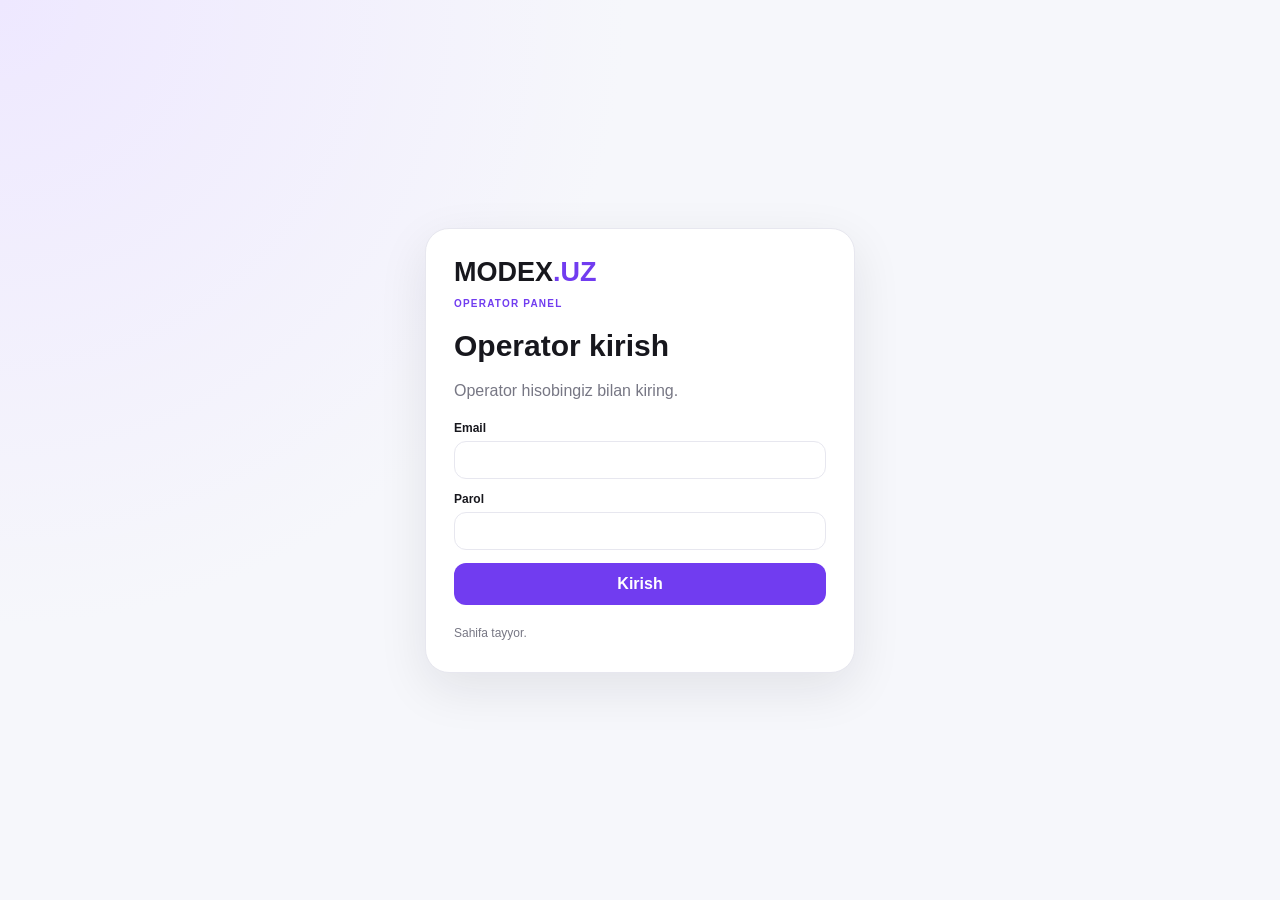
<file: operator.html>
<!doctype html>
<html lang="uz">
<head>
  <meta charset="UTF-8">

  <meta
    name="viewport"
    content="width=device-width, initial-scale=1, viewport-fit=cover"
  >

  <title>MODEX.UZ Operator</title>

  <style>
    :root{
      --bg:#f6f7fb;
      --card:#ffffff;
      --text:#17171d;
      --muted:#777784;
      --line:#e7e7ef;

      --primary:#713cf0;
      --primary-soft:#efe9ff;

      --red:#e5484d;
      --orange:#f59e0b;
      --blue:#4f7cff;
      --purple:#8b5cf6;
      --green:#20ad68;
    }

    *{
      box-sizing:border-box;
    }

    body{
      margin:0;
      font-family:Arial,sans-serif;
      background:var(--bg);
      color:var(--text);
    }

    button,
    input,
    select,
    textarea{
      font:inherit;
    }

    button{
      cursor:pointer;
    }

    .hidden{
      display:none !important;
    }

    /* LOGIN */

    .login-page{
      min-height:100vh;
      display:flex;
      align-items:center;
      justify-content:center;
      padding:20px;

      background:
        radial-gradient(circle at top left,#eee8ff,transparent 40%),
        var(--bg);
    }

    .login-card{
      width:100%;
      max-width:430px;
      padding:28px;

      background:#fff;
      border:1px solid var(--line);
      border-radius:24px;

      box-shadow:
        0 16px 50px rgba(20,20,35,.09);
    }

    .logo{
      font-size:27px;
      font-weight:900;
      margin-bottom:4px;
    }

    .logo span{
      color:var(--primary);
    }

    .small-label{
      display:inline-block;
      margin-top:6px;

      font-size:10px;
      font-weight:900;
      letter-spacing:.12em;

      color:var(--primary);
    }

    .login-card h1{
      margin:18px 0 8px;
      font-size:30px;
    }

    .login-card p{
      color:var(--muted);
      line-height:1.5;
    }

    label{
      display:grid;
      gap:6px;

      font-size:12px;
      font-weight:800;
    }

    input,
    select,
    textarea{
      width:100%;

      border:1px solid var(--line);
      border-radius:12px;

      padding:11px 12px;

      background:#fff;
      outline:none;
    }

    input:focus,
    select:focus,
    textarea:focus{
      border-color:var(--primary);
      box-shadow:
        0 0 0 4px var(--primary-soft);
    }

    textarea{
      resize:vertical;
      min-height:85px;
    }

    .login-form{
      display:grid;
      gap:13px;
      margin-top:18px;
    }

    .primary-btn{
      border:0;
      border-radius:12px;

      padding:12px 15px;

      background:var(--primary);
      color:white;

      font-weight:900;
    }

    .secondary-btn{
      border:1px solid var(--line);
      border-radius:12px;

      padding:11px 14px;

      background:#fff;
      color:var(--text);

      font-weight:850;
    }

    .message{
      min-height:18px;
      margin-top:8px;

      font-size:12px;
      color:var(--muted);
    }

    .message.error{
      color:#d7353c;
    }

    .message.success{
      color:#159759;
    }

    /* PANEL */

    .shell{
      width:min(1250px,calc(100% - 26px));
      margin:auto;
      padding:20px 0 80px;
    }

    .header{
      display:flex;
      align-items:flex-start;
      justify-content:space-between;

      gap:15px;
      margin-bottom:16px;
    }

    .header h1{
      margin:5px 0;
      font-size:29px;
    }

    .header p{
      margin:0;
      color:var(--muted);
    }

    .header-actions{
      display:flex;
      gap:8px;
    }

    /* STATS */

    .stats{
      display:grid;
      grid-template-columns:repeat(4,1fr);
      gap:10px;

      margin-bottom:15px;
    }

    .stat{
      padding:15px;

      background:#fff;
      border:1px solid var(--line);
      border-radius:16px;
    }

    .stat span{
      display:block;

      margin-bottom:6px;

      font-size:9px;
      font-weight:900;

      color:var(--muted);
    }

    .stat strong{
      font-size:28px;
    }

    /* SECTION */

    .section{
      padding:16px;
      margin-bottom:15px;

      background:#fff;
      border:1px solid var(--line);
      border-radius:18px;
    }

    .section-head{
      display:flex;
      align-items:flex-start;
      justify-content:space-between;

      gap:12px;
      margin-bottom:13px;
    }

    .section-head h2{
      margin:4px 0;
      font-size:21px;
    }

    .section-head p{
      margin:0;

      font-size:11px;
      color:var(--muted);
    }

    /* TOOLS */

    .tools{
      display:grid;
      grid-template-columns:1fr auto;
      gap:8px;

      margin-bottom:12px;
    }

    .filters{
      display:flex;
      gap:6px;
      flex-wrap:wrap;

      margin-bottom:12px;
    }

    .filter-btn{
      border:1px solid var(--line);
      border-radius:999px;

      padding:8px 11px;

      background:#fff;

      font-size:10px;
      font-weight:850;
    }

    .filter-btn.active{
      background:var(--primary);
      border-color:var(--primary);
      color:#fff;
    }

    /* ORDER CARDS */

    .orders{
      display:grid;
      gap:9px;
    }

    .order-card{
      padding:13px;

      border:1px solid var(--line);
      border-radius:14px;

      background:#fff;
    }

    .order-top{
      display:flex;
      align-items:flex-start;
      justify-content:space-between;
      gap:10px;
    }

    .order-id{
      font-size:13px;
      font-weight:900;
    }

    .order-date{
      margin-top:3px;

      font-size:9px;
      color:var(--muted);
    }

    .status-badge{
      display:inline-flex;
      align-items:center;

      padding:6px 8px;

      border-radius:999px;

      font-size:9px;
      font-weight:900;
    }

    .status-new{
      background:#ffe9eb;
      color:#c63238;
    }

    .status-talked{
      background:#fff3d6;
      color:#976600;
    }

    .status-confirmed{
      background:#edf2ff;
      color:#405dc4;
    }

    .status-delivery{
      background:#f1eaff;
      color:#7651bd;
    }

    .status-done{
      background:#edf9f2;
      color:#168650;
    }

    .status-cancelled{
      background:#f0f0f3;
      color:#6c6c75;
    }

    .order-grid{
      display:grid;
      grid-template-columns:repeat(4,1fr);
      gap:8px;

      margin-top:12px;
    }

    .info-box{
      padding:9px;

      border-radius:10px;
      background:#f8f8fb;
    }

    .info-box span{
      display:block;

      margin-bottom:3px;

      font-size:8px;
      color:var(--muted);
    }

    .info-box strong{
      display:block;

      font-size:11px;
      word-break:break-word;
    }

    .order-actions{
      display:flex;
      gap:7px;
      flex-wrap:wrap;

      margin-top:11px;
    }

    .order-actions button,
    .order-actions a{
      border:1px solid var(--line);
      border-radius:9px;

      padding:8px 10px;

      background:#fff;
      color:var(--text);

      text-decoration:none;

      font-size:9px;
      font-weight:900;
    }

    .order-actions .edit{
      background:var(--primary-soft);
      color:var(--primary);
      border-color:#ded1ff;
    }

    .empty{
      padding:35px 10px;
      text-align:center;

      color:var(--muted);
    }

    /* MODAL */

    dialog{
      width:min(620px,calc(100% - 18px));
      max-height:92vh;

      border:0;
      border-radius:20px;

      padding:0;

      box-shadow:
        0 25px 80px rgba(0,0,0,.2);
    }

    dialog::backdrop{
      background:rgba(10,10,20,.55);
    }

    .modal{
      padding:18px;
    }

    .modal-head{
      display:flex;
      align-items:flex-start;
      justify-content:space-between;
      gap:10px;

      margin-bottom:14px;
    }

    .modal-head h2{
      margin:4px 0;
    }

    .close-btn{
      width:36px;
      height:36px;

      border:1px solid var(--line);
      border-radius:10px;

      background:#fff;

      font-size:18px;
    }

    .form{
      display:grid;
      gap:10px;
    }

    .form-grid{
      display:grid;
      grid-template-columns:repeat(2,1fr);
      gap:9px;
    }

    .form-actions{
      display:flex;
      gap:8px;
      flex-wrap:wrap;

      margin-top:4px;
    }

    .call-btn{
      display:inline-flex;
      align-items:center;
      justify-content:center;

      border:1px solid #caead9;
      border-radius:12px;

      padding:11px 14px;

      background:#edf9f2;
      color:#168650;

      text-decoration:none;
      font-weight:900;
    }

    /* MOBILE */

    @media(max-width:800px){

      .header{
        flex-direction:column;
      }

      .header-actions{
        width:100%;
      }

      .header-actions button{
        flex:1;
      }

      .stats{
        grid-template-columns:repeat(2,1fr);
        gap:7px;
      }

      .order-grid{
        grid-template-columns:repeat(2,1fr);
      }

      .form-grid{
        grid-template-columns:1fr;
      }
    }

    @media(max-width:500px){

      .shell{
        width:calc(100% - 14px);
        padding-top:12px;
      }

      .login-card{
        padding:22px;
      }

      .tools{
        grid-template-columns:1fr;
      }

      .order-grid{
        grid-template-columns:1fr 1fr;
      }

      .order-actions{
        display:grid;
        grid-template-columns:1fr 1fr;
      }

      .order-actions button,
      .order-actions a{
        text-align:center;
      }
    }
  </style>
</head>

<body>

<!-- LOGIN -->

<section
  id="loginView"
  class="login-page"
>

  <div class="login-card">

    <div class="logo">
      MODEX<span>.UZ</span>
    </div>

    <span class="small-label">
      OPERATOR PANEL
    </span>

    <h1>
      Operator kirish
    </h1>

    <p>
      Operator hisobingiz bilan kiring.
    </p>

    <form
      id="loginForm"
      class="login-form"
    >

      <label>
        Email

        <input
          id="email"
          type="email"
          required
          autocomplete="email"
        >
      </label>

      <label>
        Parol

        <input
          id="password"
          type="password"
          required
          autocomplete="current-password"
        >
      </label>

      <button
        id="loginBtn"
        class="primary-btn"
        type="submit"
      >
        Kirish
      </button>

      <div
        id="loginMessage"
        class="message"
      >
        Sahifa tayyor.
      </div>

    </form>

  </div>

</section>


<!-- PANEL -->

<section
  id="panelView"
  class="hidden"
>

  <div class="shell">

    <header class="header">

      <div>

        <span class="small-label">
          MODEX.UZ
        </span>

        <h1>
          Operator Panel
        </h1>

        <p>
          Operator:
          <strong id="operatorName">
            —
          </strong>
        </p>

      </div>

      <div class="header-actions">

        <button
          id="refreshBtn"
          class="secondary-btn"
          type="button"
        >
          🔄 Yangilash
        </button>

        <button
          id="logoutBtn"
          class="secondary-btn"
          type="button"
        >
          Chiqish
        </button>

      </div>

    </header>


    <!-- STATS -->

    <section class="stats">

      <article class="stat">
        <span>🔴 YANGI</span>
        <strong id="newCount">0</strong>
      </article>

      <article class="stat">
        <span>🟠 GAPLASHILDI</span>
        <strong id="talkedCount">0</strong>
      </article>

      <article class="stat">
        <span>🔵 QADOQLANMOQDA</span>
        <strong id="confirmedCount">0</strong>
      </article>

      <article class="stat">
        <span>🟢 YETKAZILDI</span>
        <strong id="doneCount">0</strong>
      </article>

    </section>


    <!-- ORDERS -->

    <section class="section">

      <div class="section-head">

        <div>

          <span class="small-label">
            BUYURTMALAR
          </span>

          <h2>
            Buyurtmalar
          </h2>

          <p>
            Ko‘rinmoqda:
            <strong id="visibleCount">
              0
            </strong>
          </p>

        </div>

      </div>


      <div class="tools">

        <input
          id="searchInput"
          type="search"
          placeholder="ID, ism, telefon, mahsulot..."
        >

        <button
          id="clearSearch"
          class="secondary-btn"
          type="button"
        >
          Tozalash
        </button>

      </div>


      <div class="filters">

        <button
          class="filter-btn active"
          data-filter="all"
          type="button"
        >
          Barchasi
        </button>

        <button
          class="filter-btn"
          data-filter="new"
          type="button"
        >
          🔴 Yangi
        </button>

        <button
          class="filter-btn"
          data-filter="talked"
          type="button"
        >
          🟠 Gaplashildi
        </button>

        <button
          class="filter-btn"
          data-filter="confirmed"
          type="button"
        >
          🔵 Qadoq
        </button>

        <button
          class="filter-btn"
          data-filter="delivery"
          type="button"
        >
          🟣 Yo‘lda
        </button>

        <button
          class="filter-btn"
          data-filter="done"
          type="button"
        >
          🟢 Yetkazildi
        </button>

        <button
          class="filter-btn"
          data-filter="cancelled"
          type="button"
        >
          ⚪ Bekor
        </button>

      </div>


      <div
        id="ordersMessage"
        class="message"
      ></div>


      <div
        id="orders"
        class="orders"
      ></div>

    </section>

  </div>

</section>


<!-- EDIT MODAL -->

<dialog id="orderDialog">

  <div class="modal">

    <div class="modal-head">

      <div>

        <span class="small-label">
          BUYURTMA
        </span>

        <h2 id="modalTitle">
          Buyurtmani tahrirlash
        </h2>

      </div>

      <button
        id="closeDialog"
        class="close-btn"
        type="button"
      >
        ×
      </button>

    </div>


    <form
      id="orderForm"
      class="form"
    >

      <input
        id="editId"
        type="hidden"
      >


      <div class="form-grid">

        <label>
          Ism
          <input id="editName">
        </label>

        <label>
          Familiya
          <input id="editSurname">
        </label>

        <label>
          Telefon
          <input id="editPhone">
        </label>

        <label>
          Mahsulot
          <input
            id="editProduct"
            readonly
          >
        </label>

        <label>
          Soni
          <input
            id="editQuantity"
            type="number"
            min="1"
          >
        </label>

        <label>
          Razmer
          <input id="editSize">
        </label>

        <label>
          Rang
          <input id="editColor">
        </label>

        <label>
          Viloyat / hudud
          <input id="editRegion">
        </label>

      </div>


      <label>
        Manzil

        <textarea
          id="editAddress"
        ></textarea>
      </label>


      <label>
        Izoh

        <textarea
          id="editNote"
        ></textarea>
      </label>


      <label>
        Status

        <select id="editStatus">

          <option value="new">
            🔴 Yangi
          </option>

          <option value="talked">
            🟠 Gaplashildi
          </option>

          <option value="confirmed">
            🔵 Qadoqlanmoqda
          </option>

          <option value="delivery">
            🟣 Yo‘lda
          </option>

          <option value="done">
            🟢 Yetkazildi
          </option>

          <option value="cancelled">
            ⚪ Bekor
          </option>

        </select>
      </label>


      <div class="form-actions">

        <button
          class="primary-btn"
          type="submit"
        >
          Saqlash
        </button>

        <a
          id="callBtn"
          class="call-btn"
          href="#"
        >
          📞 Qo‘ng‘iroq
        </a>

      </div>


      <div
        id="orderMessage"
        class="message"
      ></div>

    </form>

  </div>

</dialog>


<!-- FAQAT CONFIG.JS TASHQARIDA -->

<script src="./config.js?v=OPERATOR20000"></script>

<script>
document.addEventListener(
  "DOMContentLoaded",
  function(){

    "use strict";


    const config =
      window.MODEX_CONFIG || {};


    const SUPABASE_URL =
      config.SUPABASE_URL || "";


    const SUPABASE_KEY =
      config.SUPABASE_KEY || "";


    const $ =
      id =>
        document.getElementById(id);


    let currentUser =
      null;


    let currentProfile =
      null;


    let allOrders =
      [];


    let activeFilter =
      "all";


    /* ==============================
       HELPERS
    ============================== */

    function token(){

      return sessionStorage.getItem(
        "modex_operator_token"
      );
    }


    function saveToken(value){

      sessionStorage.setItem(
        "modex_operator_token",
        value
      );
    }


    function clearToken(){

      sessionStorage.removeItem(
        "modex_operator_token"
      );
    }


    function escapeHtml(value){

      return String(value ?? "")
        .replaceAll("&","&amp;")
        .replaceAll("<","&lt;")
        .replaceAll(">","&gt;")
        .replaceAll('"',"&quot;")
        .replaceAll("'","&#039;");
    }


    function message(
      element,
      text,
      type
    ){

      if(!element){
        return;
      }


      element.textContent =
        text || "";


      element.className =
        "message";


      if(type){
        element
          .classList
          .add(type);
      }
    }


    function formatDate(value){

      if(!value){
        return "—";
      }


      const date =
        new Date(value);


      if(
        Number.isNaN(
          date.getTime()
        )
      ){
        return "—";
      }


      return date.toLocaleString(
        "uz-UZ",
        {
          day:"2-digit",
          month:"2-digit",
          year:"numeric",
          hour:"2-digit",
          minute:"2-digit"
        }
      );
    }


    function statusName(status){

      const map = {

        new:
          "🔴 Yangi",

        talked:
          "🟠 Gaplashildi",

        confirmed:
          "🔵 Qadoqlanmoqda",

        delivery:
          "🟣 Yo‘lda",

        done:
          "🟢 Yetkazildi",

        cancelled:
          "⚪ Bekor"
      };


      return (
        map[status] ||
        status ||
        "—"
      );
    }


    function statusClass(status){

      return (
        "status-" +
        (
          status ||
          "new"
        )
      );
    }


    /* ==============================
       API
    ============================== */

    async function api(
      path,
      options,
      accessToken
    ){

      options =
        options || {};


      accessToken =
        accessToken ||
        SUPABASE_KEY;


      if(
        !SUPABASE_URL ||
        !SUPABASE_KEY
      ){
        throw new Error(
          "config.js ishlamayapti."
        );
      }


      const response =
        await fetch(
          SUPABASE_URL +
          "/" +
          path,
          {

            method:
              options.method ||
              "GET",

            headers:{

              "Content-Type":
                "application/json",

              "apikey":
                SUPABASE_KEY,

              "Authorization":
                "Bearer " +
                accessToken,

              ...(options.headers || {})
            },

            body:
              options.body
          }
        );


      if(!response.ok){

        let errorMessage =
          "Server xatosi (" +
          response.status +
          ")";


        try{

          const data =
            await response.json();


          errorMessage =
            data.message ||
            data.error_description ||
            data.error ||
            errorMessage;

        }catch(error){}


        throw new Error(
          errorMessage
        );
      }


      if(
        response.status === 204
      ){
        return null;
      }


      const text =
        await response.text();


      if(!text){
        return null;
      }


      return JSON.parse(text);
    }


    /* ==============================
       LOGIN
    ============================== */

    async function login(event){

      event.preventDefault();


      const email =
        $("email")
          .value
          .trim();


      const password =
        $("password")
          .value;


      message(
        $("loginMessage"),
        "Kirilmoqda..."
      );


      $("loginBtn")
        .disabled =
          true;


      try{

        const auth =
          await api(
            "auth/v1/token?grant_type=password",
            {
              method:"POST",

              body:
                JSON.stringify({
                  email:email,
                  password:password
                })
            }
          );


        if(
          !auth ||
          !auth.access_token
        ){
          throw new Error(
            "Token olinmadi."
          );
        }


        saveToken(
          auth.access_token
        );


        await openPanel();


        $("loginForm")
          .reset();


        message(
          $("loginMessage"),
          ""
        );


      }catch(error){

        console.error(error);


        clearToken();


        message(
          $("loginMessage"),
          "❌ " +
          (
            error.message ||
            "Login xatosi"
          ),
          "error"
        );


      }finally{

        $("loginBtn")
          .disabled =
            false;
      }
    }


    async function loadUser(){

      currentUser =
        await api(
          "auth/v1/user",
          {
            method:"GET"
          },
          token()
        );


      if(
        !currentUser ||
        !currentUser.id
      ){
        throw new Error(
          "Operator aniqlanmadi."
        );
      }
    }


    async function loadProfile(){

      const profiles =
        await api(
          "rest/v1/profiles?id=eq." +
          encodeURIComponent(
            currentUser.id
          ) +
          "&select=*",
          {
            method:"GET"
          },
          token()
        );


      currentProfile =
        Array.isArray(profiles)
          ? profiles[0]
          : null;


      if(!currentProfile){

        throw new Error(
          "Operator profili topilmadi."
        );
      }


      if(
        currentProfile.role !==
        "operator"
      ){
        throw new Error(
          "Bu hisob operator emas."
        );
      }


      if(
        currentProfile.active !==
        true
      ){
        throw new Error(
          "Operator bloklangan."
        );
      }
    }


    async function openPanel(){

      await loadUser();

      await loadProfile();


      $("loginView")
        .classList
        .add("hidden");


      $("panelView")
        .classList
        .remove("hidden");


      $("operatorName")
        .textContent =
          currentProfile.name ||
          currentUser.email ||
          "Operator";


      await loadOrders();
    }


    /* ==============================
       ORDERS
    ============================== */

    async function loadOrders(){

      message(
        $("ordersMessage"),
        "Buyurtmalar yuklanmoqda..."
      );


      try{

        const data =
          await api(
            "rest/v1/orders?select=*&order=id.desc",
            {
              method:"GET"
            },
            token()
          );


        allOrders =
          Array.isArray(data)
            ? data
            : [];


        updateStats();

        renderOrders();


        message(
          $("ordersMessage"),
          ""
        );


      }catch(error){

        console.error(error);


        message(
          $("ordersMessage"),
          "❌ " +
          error.message,
          "error"
        );
      }
    }


    function filteredOrders(){

      let list =
        allOrders.slice();


      if(
        activeFilter !==
        "all"
      ){

        list =
          list.filter(
            function(order){

              return (
                order.status ===
                activeFilter
              );
            }
          );
      }


      const query =
        $("searchInput")
          .value
          .trim()
          .toLowerCase();


      if(query){

        list =
          list.filter(
            function(order){

              const text = [

                order.id,

                order.name,

                order.surname,

                order.phone,

                order.product,

                order.size,

                order.color,

                order.region,

                order.address

              ]
              .join(" ")
              .toLowerCase();


              return text.includes(
                query
              );
            }
          );
      }


      return list;
    }


    function renderOrders(){

      const list =
        filteredOrders();


      $("visibleCount")
        .textContent =
          list.length;


      const container =
        $("orders");


      container.innerHTML =
        "";


      if(
        list.length === 0
      ){

        container.innerHTML = `

          <div class="empty">
            Buyurtma topilmadi.
          </div>
        `;

        return;
      }


      list.forEach(
        function(order){

          const card =
            document.createElement(
              "article"
            );


          card.className =
            "order-card";


          const fullName =
            [
              order.name,
              order.surname
            ]
            .filter(Boolean)
            .join(" ") ||
            "Mijoz";


          const quantity =
            Number(
              order.quantity || 1
            );


          card.innerHTML = `

            <div class="order-top">

              <div>

                <div class="order-id">
                  #${escapeHtml(order.id)}
                  —
                  ${escapeHtml(fullName)}
                </div>

                <div class="order-date">
                  ${formatDate(order.created_at)}
                </div>

              </div>


              <span
                class="
                  status-badge
                  ${statusClass(order.status)}
                "
              >
                ${statusName(order.status)}
              </span>

            </div>


            <div class="order-grid">

              <div class="info-box">
                <span>TELEFON</span>
                <strong>
                  ${escapeHtml(order.phone || "—")}
                </strong>
              </div>

              <div class="info-box">
                <span>MAHSULOT</span>
                <strong>
                  ${escapeHtml(order.product || "—")}
                </strong>
              </div>

              <div class="info-box">
                <span>SONI</span>
                <strong>
                  ${quantity}
                </strong>
              </div>

              <div class="info-box">
                <span>RAZMER / RANG</span>
                <strong>
                  ${escapeHtml(order.size || "—")}
                  /
                  ${escapeHtml(order.color || "—")}
                </strong>
              </div>

              <div class="info-box">
                <span>HUDUD</span>
                <strong>
                  ${escapeHtml(order.region || "—")}
                </strong>
              </div>

              <div class="info-box">
                <span>MANZIL</span>
                <strong>
                  ${escapeHtml(order.address || "—")}
                </strong>
              </div>

              <div class="info-box">
                <span>IZOH</span>
                <strong>
                  ${escapeHtml(order.note || "—")}
                </strong>
              </div>

              <div class="info-box">
                <span>STOCK</span>
                <strong>
                  ${
                    order.stock_adjusted
                      ? "✅ Ayrilgan"
                      : "—"
                  }
                </strong>
              </div>

            </div>


            <div class="order-actions">

              <button
                type="button"
                class="edit"
                data-edit-order="${order.id}"
              >
                ✏️ Ochish
              </button>


              ${
                order.phone

                ? `
                  <a
                    href="tel:${escapeHtml(order.phone)}"
                  >
                    📞 Qo‘ng‘iroq
                  </a>
                `

                : ""
              }


              ${
                order.status === "new"

                ? `
                  <button
                    type="button"
                    data-fast-status="${order.id}"
                    data-status="talked"
                  >
                    🟠 Gaplashildi
                  </button>
                `

                : ""
              }


              ${
                order.status === "talked"

                ? `
                  <button
                    type="button"
                    data-fast-status="${order.id}"
                    data-status="confirmed"
                  >
                    🔵 Tasdiqlash
                  </button>
                `

                : ""
              }

            </div>
          `;


          container.appendChild(
            card
          );
        }
      );


      container
        .querySelectorAll(
          "[data-edit-order]"
        )
        .forEach(
          function(button){

            button.addEventListener(
              "click",
              function(){

                openOrder(
                  Number(
                    button.dataset.editOrder
                  )
                );
              }
            );
          }
        );


      container
        .querySelectorAll(
          "[data-fast-status]"
        )
        .forEach(
          function(button){

            button.addEventListener(
              "click",
              async function(){

                const id =
                  Number(
                    button.dataset.fastStatus
                  );


                const status =
                  button.dataset.status;


                button.disabled =
                  true;


                try{

                  await updateStatus(
                    id,
                    status
                  );


                  await loadOrders();


                }catch(error){

                  alert(
                    error.message
                  );


                }finally{

                  button.disabled =
                    false;
                }
              }
            );
          }
        );
    }


    /* ==============================
       STATS
    ============================== */

    function updateStats(){

      $("newCount")
        .textContent =
          allOrders.filter(
            function(order){
              return order.status === "new";
            }
          ).length;


      $("talkedCount")
        .textContent =
          allOrders.filter(
            function(order){
              return order.status === "talked";
            }
          ).length;


      $("confirmedCount")
        .textContent =
          allOrders.filter(
            function(order){
              return order.status === "confirmed";
            }
          ).length;


      $("doneCount")
        .textContent =
          allOrders.filter(
            function(order){
              return order.status === "done";
            }
          ).length;
    }


    /* ==============================
       MODAL
    ============================== */

    function openOrder(id){

      const order =
        allOrders.find(
          function(item){

            return (
              Number(item.id) ===
              Number(id)
            );
          }
        );


      if(!order){
        return;
      }


      $("editId").value =
        order.id;


      $("editName").value =
        order.name || "";


      $("editSurname").value =
        order.surname || "";


      $("editPhone").value =
        order.phone || "";


      $("editProduct").value =
        order.product || "";


      $("editQuantity").value =
        Number(
          order.quantity || 1
        );


      $("editSize").value =
        order.size || "";


      $("editColor").value =
        order.color || "";


      $("editRegion").value =
        order.region || "";


      $("editAddress").value =
        order.address || "";


      $("editNote").value =
        order.note || "";


      $("editStatus").value =
        order.status || "new";


      $("editQuantity").disabled =
        order.stock_adjusted === true;


      $("modalTitle")
        .textContent =
          "Buyurtma #" +
          order.id;


      if(order.phone){

        $("callBtn").href =
          "tel:" +
          order.phone;


        $("callBtn")
          .classList
          .remove("hidden");

      }else{

        $("callBtn")
          .classList
          .add("hidden");
      }


      message(
        $("orderMessage"),
        ""
      );


      $("orderDialog")
        .showModal();
    }


    function closeDialog(){

      $("orderDialog")
        .close();
    }


    /* ==============================
       STATUS + STOCK RPC
    ============================== */

    async function updateStatus(
      orderId,
      newStatus
    ){

      return await api(
        "rest/v1/rpc/update_order_status_with_stock",
        {
          method:"POST",

          body:
            JSON.stringify({

              p_order_id:
                Number(orderId),

              p_new_status:
                newStatus,

              p_operator_id:
                currentUser.id
            })
        },
        token()
      );
    }


    /* ==============================
       SAVE ORDER
    ============================== */

    async function saveOrder(event){

      event.preventDefault();


      const id =
        Number(
          $("editId").value
        );


      const order =
        allOrders.find(
          function(item){

            return (
              Number(item.id) ===
              id
            );
          }
        );


      if(!order){

        message(
          $("orderMessage"),
          "Buyurtma topilmadi.",
          "error"
        );

        return;
      }


      const newStatus =
        $("editStatus").value;


      const details = {

        name:
          $("editName")
            .value
            .trim() ||
          null,

        surname:
          $("editSurname")
            .value
            .trim() ||
          null,

        phone:
          $("editPhone")
            .value
            .trim() ||
          null,

        size:
          $("editSize")
            .value
            .trim() ||
          null,

        color:
          $("editColor")
            .value
            .trim() ||
          null,

        region:
          $("editRegion")
            .value
            .trim() ||
          null,

        address:
          $("editAddress")
            .value
            .trim() ||
          null,

        note:
          $("editNote")
            .value
            .trim() ||
          null,

        updated_at:
          new Date()
            .toISOString()
      };


      if(
        order.stock_adjusted !== true
      ){

        details.quantity =
          Math.max(
            1,
            Number(
              $("editQuantity").value ||
              1
            )
          );
      }


      message(
        $("orderMessage"),
        "Saqlanmoqda..."
      );


      try{

        /* Avval mijoz ma'lumotlari */

        await api(
          "rest/v1/orders?id=eq." +
          id,
          {
            method:"PATCH",

            headers:{
              Prefer:
                "return=minimal"
            },

            body:
              JSON.stringify(
                details
              )
          },
          token()
        );


        /* Keyin status RPC */

        if(
          newStatus !==
          order.status
        ){

          await updateStatus(
            id,
            newStatus
          );
        }


        message(
          $("orderMessage"),
          "✅ Saqlandi.",
          "success"
        );


        await loadOrders();


        setTimeout(
          function(){

            closeDialog();

          },
          350
        );


      }catch(error){

        console.error(error);


        message(
          $("orderMessage"),
          "❌ " +
          error.message,
          "error"
        );
      }
    }


    /* ==============================
       FILTERS
    ============================== */

    document
      .querySelectorAll(
        ".filter-btn"
      )
      .forEach(
        function(button){

          button.addEventListener(
            "click",
            function(){

              activeFilter =
                button.dataset.filter;


              document
                .querySelectorAll(
                  ".filter-btn"
                )
                .forEach(
                  function(item){

                    item
                      .classList
                      .remove("active");
                  }
                );


              button
                .classList
                .add("active");


              renderOrders();
            }
          );
        }
      );


    /* ==============================
       EVENTS
    ============================== */

    $("loginForm")
      .addEventListener(
        "submit",
        login
      );


    $("logoutBtn")
      .addEventListener(
        "click",
        function(){

          clearToken();

          location.reload();
        }
      );


    $("refreshBtn")
      .addEventListener(
        "click",
        async function(){

          $("refreshBtn")
            .disabled =
              true;


          try{

            await loadOrders();

          }finally{

            $("refreshBtn")
              .disabled =
                false;
          }
        }
      );


    $("searchInput")
      .addEventListener(
        "input",
        renderOrders
      );


    $("clearSearch")
      .addEventListener(
        "click",
        function(){

          $("searchInput").value =
            "";

          renderOrders();
        }
      );


    $("closeDialog")
      .addEventListener(
        "click",
        closeDialog
      );


    $("orderForm")
      .addEventListener(
        "submit",
        saveOrder
      );


    $("orderDialog")
      .addEventListener(
        "click",
        function(event){

          if(
            event.target ===
            $("orderDialog")
          ){

            closeDialog();
          }
        }
      );


    /* ==============================
       AUTO LOGIN
    ============================== */

    async function init(){

      if(!token()){
        return;
      }


      try{

        await openPanel();


      }catch(error){

        console.error(error);

        clearToken();


        $("panelView")
          .classList
          .add("hidden");


        $("loginView")
          .classList
          .remove("hidden");


        message(
          $("loginMessage"),
          "Qayta login qiling.",
          "error"
        );
      }
    }


    init();

  }
);
</script>

</body>
</html>
</file>
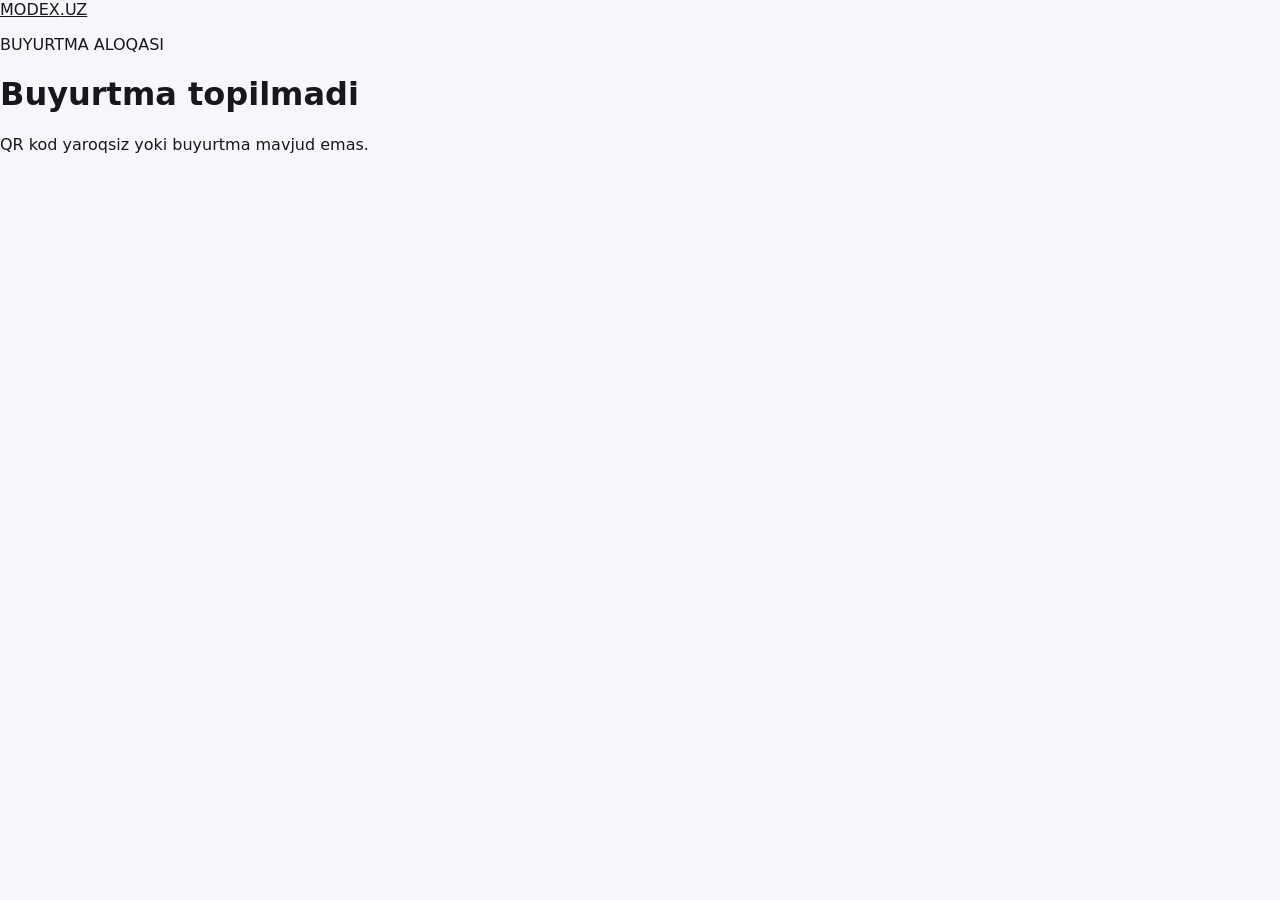
<file: order.html>
<!doctype html><html lang="uz"><head><meta charset="utf-8"><meta name="viewport" content="width=device-width,initial-scale=1"><title>Buyurtma — Modex.uz</title><link rel="stylesheet" href="style.css"></head><body><main class="qr-page"><div class="qr-result-card"><a class="brand" href="index.html">MODEX<span>.UZ</span></a><p class="eyebrow">BUYURTMA ALOQASI</p><h1 id="qrName">Tekshirilmoqda...</h1><p id="qrRegion" class="muted"></p><a id="qrPhone" class="phone-big hidden" href="#"></a><p id="qrMessage" class="form-message"></p></div></main><script src="config.js"></script><script src="order.js"></script></body></html>
</file>
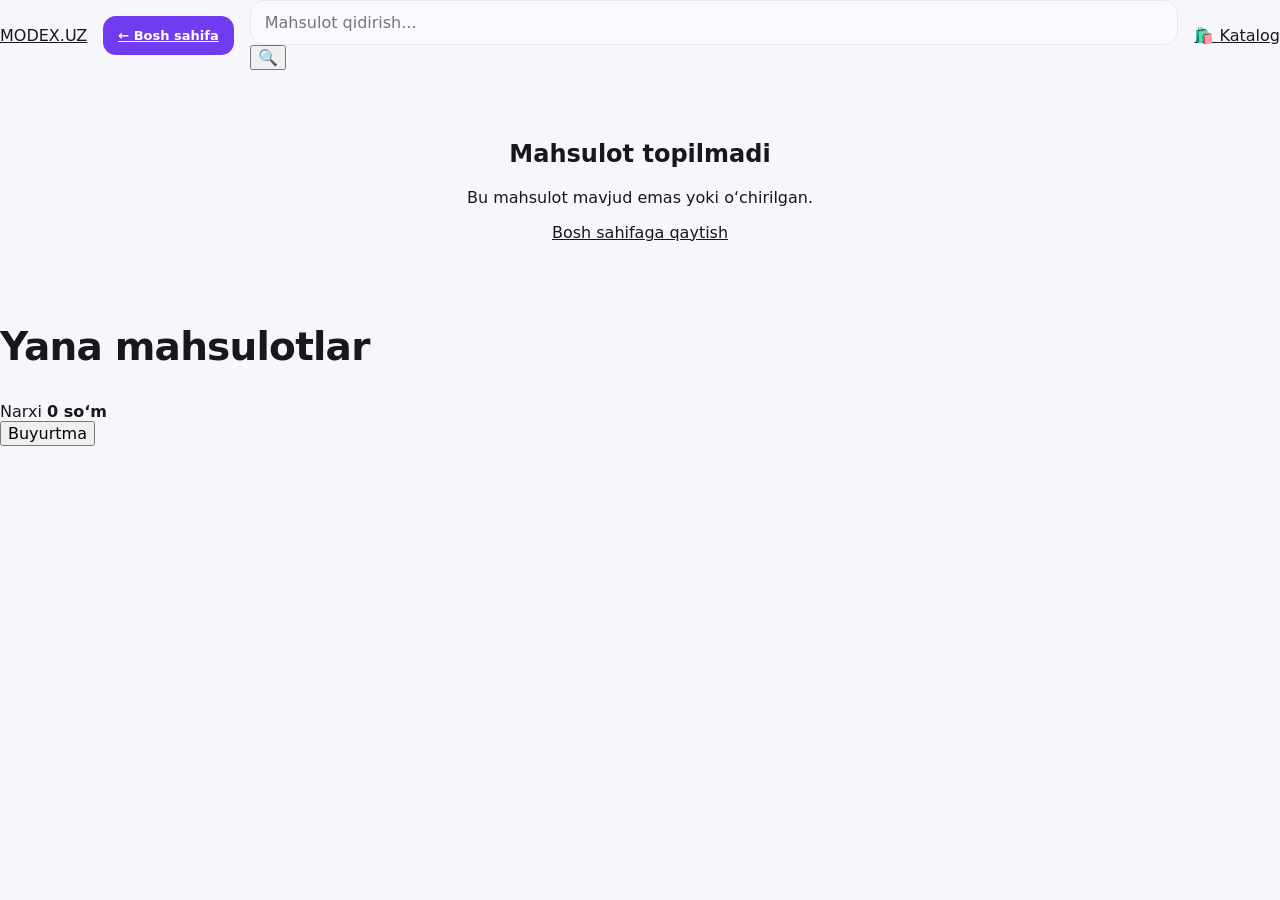
<file: product.html>
<!doctype html>
<html lang="uz">
<head>
  <meta charset="utf-8">
  <meta name="viewport" content="width=device-width,initial-scale=1">
  <title>MODEX.UZ — Mahsulot</title>
  <link rel="stylesheet" href="style.css">
</head>

<body>

<header class="market-header">
  <div class="header-inner">

    <a href="index.html" class="brand">
      MODEX<span>.UZ</span>
    </a>

    <a href="index.html" class="catalog-btn">
      ← Bosh sahifa
    </a>

    <div class="header-search">
      <input
        type="search"
        placeholder="Mahsulot qidirish..."
        onclick="location.href='index.html'"
      >
      <button type="button" onclick="location.href='index.html'">
        🔍
      </button>
    </div>

    <div class="header-buttons">
      <a href="index.html" class="header-btn">
        🛍️ <span>Katalog</span>
      </a>
    </div>

  </div>
</header>


<main>

  <section class="product-page">

    <div class="product-page-image">

      <img
        id="productImage"
        src=""
        alt="Mahsulot"
      >

    </div>


    <div class="product-page-info">

      <span
        id="productCategory"
        class="market-category"
      >
        Mahsulot
      </span>

      <h1 id="productName">
        Mahsulot nomi
      </h1>

      <div
        id="productPrice"
        class="product-page-price"
      >
        0 so‘m
      </div>

      <p
        id="productDescription"
        class="product-page-description"
      ></p>


      <div class="product-options">

        <label>
          O‘lcham

          <input
            id="productSize"
            placeholder="Masalan: 110 yoki M"
          >
        </label>


        <label>
          Rang

          <input
            id="productColor"
            placeholder="Masalan: qora"
          >
        </label>


        <label>
          Soni

          <input
            id="productQuantity"
            type="number"
            min="1"
            max="20"
            value="1"
          >
        </label>

      </div>


      <div class="product-page-actions">

        <button
          id="buyNowBtn"
          class="main-btn"
          type="button"
        >
          Buyurtma berish
        </button>

        <button
          id="addCartBtn"
          class="product-secondary-btn"
          type="button"
        >
          🛒 Savatga
        </button>

        <button
          id="favoriteProductBtn"
          class="product-secondary-btn"
          type="button"
        >
          ♡ Sevimlilar
        </button>

        <button
          id="copyProductLinkBtn"
          class="product-secondary-btn"
          type="button"
        >
          🔗 Linkni nusxalash
        </button>

      </div>


      <div class="product-delivery-box">

        <div>
          <span>📦</span>

          <div>
            <strong>Yetkazib berish</strong>
            <p id="deliveryText">
              Buyurtmadan keyin operator siz bilan bog‘lanadi.
            </p>
          </div>
        </div>


        <div>
          <span>📞</span>

          <div>
            <strong>Operator yordami</strong>
            <p>
              Buyurtma tafsilotlarini telefon orqali aniqlashtiramiz.
            </p>
          </div>
        </div>

      </div>

    </div>

  </section>


  <section class="market-section">

    <div class="section-title">
      <h2>Yana mahsulotlar</h2>
    </div>

    <div
      id="relatedProducts"
      class="market-products"
    ></div>

  </section>

</main>


<dialog id="orderDialog">

  <form
    id="orderForm"
    class="order-modal"
  >

    <button
      id="closeDialog"
      class="modal-close"
      type="button"
    >
      ×
    </button>

    <span class="modal-label">
      TEZ BUYURTMA
    </span>

    <h2 id="selectedProductTitle">
      Mahsulot
    </h2>

    <input
      id="productInput"
      type="hidden"
    >

    <label>
      Ismingiz
      <input
        id="nameInput"
        required
        maxlength="80"
      >
    </label>

    <label>
      Telefon raqamingiz
      <input
        id="phoneInput"
        required
        inputmode="tel"
        placeholder="+998 90 123 45 67"
      >
    </label>

    <label>
      O‘lcham
      <input id="sizeInput">
    </label>

    <label>
      Rang
      <input id="colorInput">
    </label>

    <label>
      Soni
      <input
        id="quantityInput"
        type="number"
        min="1"
        max="20"
        value="1"
      >
    </label>

    <button
      id="submitOrder"
      class="main-btn full-btn"
      type="submit"
    >
      Buyurtma berish
    </button>

    <p
      id="formMessage"
      class="form-message"
    ></p>

  </form>

</dialog>


<div class="mobile-product-bar">

  <div>
    <span>Narxi</span>
    <strong id="mobileProductPrice">
      0 so‘m
    </strong>
  </div>

  <button
    id="mobileBuyBtn"
    class="main-btn"
  >
    Buyurtma
  </button>

</div>


<script src="config.js"></script>
<script src="product.js"></script>

</body>
</html>
</file>
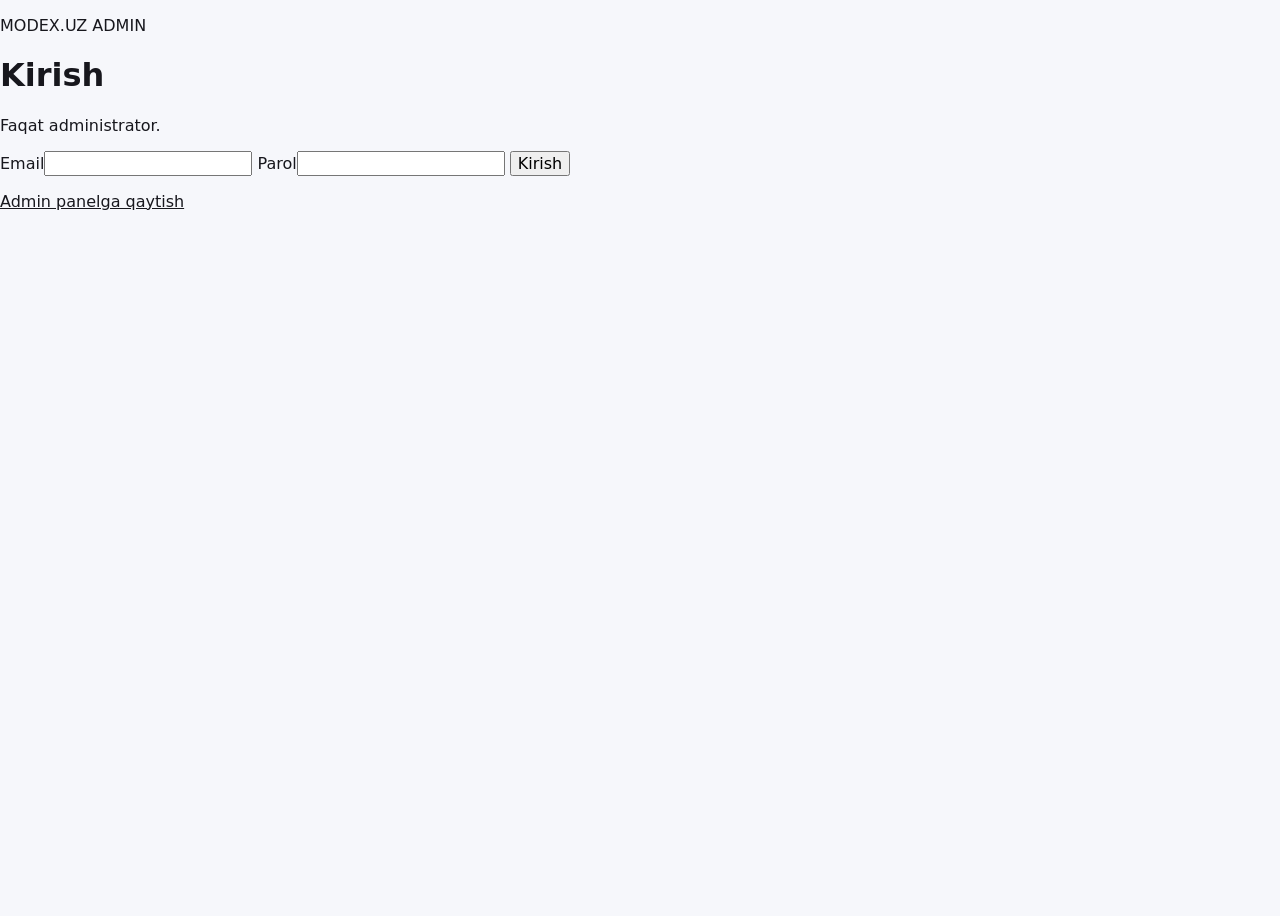
<file: settings.html>
<!doctype html>
<html lang="uz">
<head>
  <meta charset="utf-8">
  <meta name="viewport" content="width=device-width,initial-scale=1">
  <title>MODEX.UZ — Sozlamalar</title>
  <link rel="stylesheet" href="style.css">
</head>
<body>
<div id="loginView" class="login-wrap">
  <form id="loginForm" class="login-box">
    <p class="eyebrow">MODEX.UZ ADMIN</p>
    <h1>Kirish</h1>
    <p>Faqat administrator.</p>
    <label>Email<input id="email" type="email" required></label>
    <label>Parol<input id="password" type="password" required></label>
    <button class="btn primary full" type="submit">Kirish</button>
    <p id="loginMessage" class="form-message"></p>
    <a href="admin.html" class="btn secondary full">Admin panelga qaytish</a>
  </form>
</div>

<div id="settingsView" class="hidden">
  <header class="topbar">
    <a class="brand" href="index.html">MODEX<span>.UZ</span></a>
    <div class="admin-actions">
      <a class="btn secondary" href="admin.html">Admin panel</a>
      <a class="btn secondary" href="index.html">Sayt</a>
      <button id="logoutBtn" class="btn secondary" type="button">Chiqish</button>
    </div>
  </header>

  <main class="admin-shell">
    <div class="admin-head">
      <div><p class="eyebrow">SUPER ADMIN</p><h2>Sayt sozlamalari</h2></div>
      <span id="adminEmail" class="muted"></span>
    </div>

    <section class="panel wide-panel">
      <form id="settingsForm" class="admin-form">
        <label>Sayt nomi<input id="siteName" maxlength="80" required placeholder="MODEX.UZ"></label>
        <label>Telefon raqami<input id="phone" maxlength="40" placeholder="+998 90 123 45 67"></label>
        <label>Instagram link<input id="instagramUrl" type="url" placeholder="https://instagram.com/..."></label>
        <label>Telegram link<input id="telegramUrl" type="url" placeholder="https://t.me/..."></label>
        <label>Bosh banner sarlavhasi<input id="heroTitle" maxlength="180" required></label>
        <label>Bosh banner matni<textarea id="heroText" maxlength="500"></textarea></label>
        <label>Yetkazib berish matni<textarea id="deliveryText" maxlength="500"></textarea></label>
        <label>Asosiy rang<input id="primaryColor" type="color" value="#6f35e8"></label>
        <label style="display:flex;align-items:center;gap:10px">
          <input id="maintenanceMode" type="checkbox" style="width:auto;margin:0">
          Texnik ishlar rejimini yoqish
        </label>
        <button id="saveSettingsBtn" class="btn primary" type="submit">Sozlamalarni saqlash</button>
        <p id="settingsMessage" class="form-message"></p>
      </form>
    </section>
  </main>
</div>

<script src="config.js"></script>
<script src="settings.js"></script>
</body>
</html>
</file>
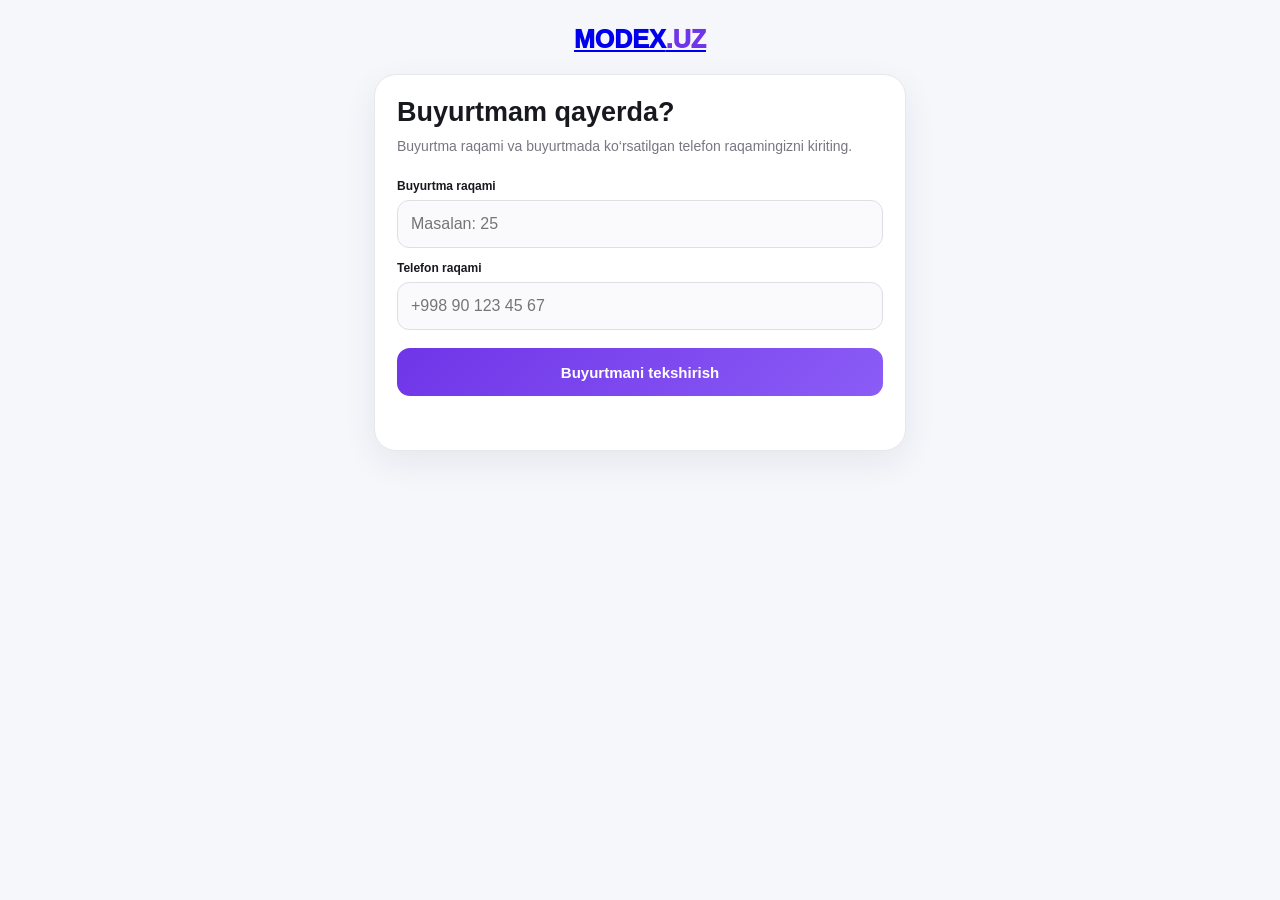
<file: track.html>
<!doctype html>
<html lang="uz">

<head>
  <meta charset="utf-8">

  <meta
    name="viewport"
    content="width=device-width, initial-scale=1"
  >

  <title>Buyurtmam — MODEX.UZ</title>

  <style>
    *{
      box-sizing:border-box;
    }

    body{
      margin:0;
      min-height:100vh;
      font-family:Arial,Helvetica,sans-serif;
      background:#f6f7fb;
      color:#18181f;
    }

    .track-page{
      width:min(560px,100%);
      margin:auto;
      padding:25px 14px 60px;
    }

    .brand{
      display:block;
      margin-bottom:20px;
      text-align:center;
      font-size:25px;
      font-weight:950;
    }

    .brand span{
      color:#6f35e8;
    }

    .track-card{
      padding:22px;
      background:#fff;
      border:1px solid #e7e7ee;
      border-radius:22px;
      box-shadow:0 12px 35px rgba(30,25,60,.07);
    }

    .track-card h1{
      margin:0 0 8px;
      font-size:27px;
    }

    .subtitle{
      margin:0 0 22px;
      color:#777783;
      line-height:1.5;
      font-size:14px;
    }

    label{
      display:block;
      margin-bottom:13px;
      font-size:12px;
      font-weight:800;
    }

    input{
      width:100%;
      min-height:48px;
      margin-top:7px;
      padding:0 13px;
      border:1px solid #dedee7;
      border-radius:12px;
      background:#fafafd;
      outline:none;
      font-size:16px;
    }

    input:focus{
      border-color:#8b5cf6;
      box-shadow:0 0 0 4px rgba(111,53,232,.08);
    }

    .track-btn{
      width:100%;
      min-height:48px;
      margin-top:5px;
      border:0;
      border-radius:13px;
      background:linear-gradient(135deg,#6f35e8,#8b5cf6);
      color:#fff;
      font-weight:900;
      font-size:15px;
      cursor:pointer;
    }

    .message{
      min-height:20px;
      margin:12px 0 0;
      font-size:13px;
      font-weight:700;
    }

    .error{
      color:#d6455d;
    }

    .result{
      margin-top:18px;
      padding:20px;
      background:#fff;
      border:1px solid #e7e7ee;
      border-radius:22px;
      box-shadow:0 12px 35px rgba(30,25,60,.07);
    }

    .hidden{
      display:none!important;
    }

    .order-top{
      display:flex;
      align-items:flex-start;
      justify-content:space-between;
      gap:10px;
      margin-bottom:18px;
    }

    .order-id{
      color:#777783;
      font-size:11px;
      font-weight:800;
    }

    .order-name{
      display:block;
      margin-top:4px;
      font-size:20px;
    }

    .status-badge{
      padding:7px 10px;
      border-radius:999px;
      background:#f2edff;
      color:#6f35e8;
      font-size:11px;
      font-weight:900;
      white-space:nowrap;
    }

    .product-box{
      margin-bottom:20px;
      padding:15px;
      border-radius:15px;
      background:#f8f8fb;
    }

    .product-box small{
      display:block;
      margin-bottom:5px;
      color:#777783;
    }

    .product-box strong{
      font-size:17px;
    }

    .details{
      display:grid;
      grid-template-columns:repeat(3,1fr);
      gap:8px;
      margin-top:12px;
    }

    .detail{
      padding:10px;
      border:1px solid #e7e7ee;
      border-radius:11px;
      background:#fff;
    }

    .detail small{
      display:block;
      margin-bottom:4px;
      color:#777783;
      font-size:9px;
    }

    .detail b{
      font-size:12px;
    }

    .timeline{
      position:relative;
      margin-top:26px;
    }

    .step{
      position:relative;
      min-height:67px;
      padding-left:43px;
    }

    .step:not(:last-child)::before{
      content:"";
      position:absolute;
      top:25px;
      left:13px;
      width:3px;
      height:48px;
      background:#e5e5ec;
    }

    .step-dot{
      position:absolute;
      top:0;
      left:0;
      width:29px;
      height:29px;
      display:grid;
      place-items:center;
      border-radius:50%;
      background:#e8e8ee;
      color:#8a8a94;
      font-size:12px;
      font-weight:900;
    }

    .step strong{
      display:block;
      padding-top:4px;
      font-size:14px;
    }

    .step p{
      margin:5px 0 0;
      color:#777783;
      font-size:11px;
    }

    .step.done .step-dot{
      background:#6f35e8;
      color:#fff;
    }

    .step.done:not(:last-child)::before{
      background:#8b5cf6;
    }

    .step.current .step-dot{
      box-shadow:0 0 0 6px rgba(111,53,232,.12);
    }

    .cancelled-box{
      margin-top:20px;
      padding:15px;
      border-radius:14px;
      background:#fff0f2;
      color:#bd3048;
      font-weight:850;
    }

    .home-link{
      display:block;
      margin-top:18px;
      text-align:center;
      color:#6f35e8;
      font-size:13px;
      font-weight:850;
    }

    @media(max-width:430px){
      .track-card,
      .result{
        padding:17px;
        border-radius:18px;
      }

      .details{
        grid-template-columns:1fr 1fr 1fr;
      }

      .order-name{
        font-size:17px;
      }
    }
  </style>
</head>

<body>

  <main class="track-page">

    <a
      href="./index.html"
      class="brand"
    >
      MODEX<span>.UZ</span>
    </a>


    <section class="track-card">

      <h1>
        Buyurtmam qayerda?
      </h1>

      <p class="subtitle">
        Buyurtma raqami va buyurtmada ko‘rsatilgan
        telefon raqamingizni kiriting.
      </p>


      <form id="trackForm">

        <label>
          Buyurtma raqami

          <input
            id="orderId"
            type="number"
            min="1"
            inputmode="numeric"
            placeholder="Masalan: 25"
            required
          >
        </label>


        <label>
          Telefon raqami

          <input
            id="phone"
            type="tel"
            inputmode="tel"
            placeholder="+998 90 123 45 67"
            required
          >
        </label>


        <button
          id="trackBtn"
          class="track-btn"
          type="submit"
        >
          Buyurtmani tekshirish
        </button>


        <p
          id="trackMessage"
          class="message"
        ></p>

      </form>

    </section>


    <section
      id="orderResult"
      class="result hidden"
    >

      <div class="order-top">

        <div>

          <span
            id="resultId"
            class="order-id"
          ></span>

          <strong
            id="resultName"
            class="order-name"
          ></strong>

        </div>

        <span
          id="resultStatus"
          class="status-badge"
        ></span>

      </div>


      <div class="product-box">

        <small>
          Mahsulot
        </small>

        <strong id="resultProduct">
          —
        </strong>


        <div class="details">

          <div class="detail">
            <small>Soni</small>
            <b id="resultQuantity">1</b>
          </div>

          <div class="detail">
            <small>Razmer</small>
            <b id="resultSize">—</b>
          </div>

          <div class="detail">
            <small>Rang</small>
            <b id="resultColor">—</b>
          </div>

        </div>

      </div>


      <div
        id="orderTimeline"
        class="timeline"
      >

        <div
          class="step"
          data-step="received"
        >
          <div class="step-dot">✓</div>

          <strong>
            Buyurtma qabul qilindi
          </strong>

          <p>
            Buyurtmangiz MODEX.UZ tizimiga tushdi.
          </p>
        </div>


        <div
          class="step"
          data-step="checking"
        >
          <div class="step-dot">✓</div>

          <strong>
            Operator bilan bog‘lanish
          </strong>

          <p>
            Operator buyurtmani tekshirmoqda.
          </p>
        </div>


        <div
          class="step"
          data-step="packing"
        >
          <div class="step-dot">✓</div>

          <strong>
            Qadoqlanmoqda
          </strong>

          <p>
            Mahsulotingiz yetkazishga tayyorlanmoqda.
          </p>
        </div>


        <div
          class="step"
          data-step="delivery"
        >
          <div class="step-dot">✓</div>

          <strong>
            Yo‘lda
          </strong>

          <p>
            Buyurtmangiz yetkazib berish jarayonida.
          </p>
        </div>


        <div
          class="step"
          data-step="done"
        >
          <div class="step-dot">✓</div>

          <strong>
            Yetkazildi
          </strong>

          <p>
            Buyurtma muvaffaqiyatli yakunlandi.
          </p>
        </div>

      </div>


      <div
        id="cancelledBox"
        class="cancelled-box hidden"
      >
        Bu buyurtma bekor qilingan.
      </div>


      <a
        href="./index.html"
        class="home-link"
      >
        ← MODEX.UZ ga qaytish
      </a>

    </section>

  </main>


  <script src="./config.js?v=20260815-0630"></script>
  <script src="./track.js?v=20260815-0630"></script>

</body>
</html>
</file>
<file: style.css>
/* ==========================================================
   MODEX.UZ — GLOBAL STYLE
   PUBLIC SITE + ADMIN PANEL
========================================================== */

:root{
  --bg:#f6f7fb;
  --bg-soft:#fafaff;
  --card:#ffffff;

  --text:#17171d;
  --text-2:#34343d;
  --muted:#777784;

  --line:#e7e7ef;

  --primary:#713cf0;
  --primary-2:#8558f5;
  --primary-soft:#f0eaff;

  --red:#e5484d;
  --red-soft:#ffe9eb;

  --orange:#f59e0b;
  --orange-soft:#fff5d9;

  --blue:#4f7cff;
  --blue-soft:#edf2ff;

  --green:#20ad68;
  --green-soft:#eaf9f1;

  --purple:#8b5cf6;
  --purple-soft:#f2edff;

  --shadow:
    0 12px 40px rgba(25,25,40,.07);

  --shadow-small:
    0 6px 22px rgba(25,25,40,.05);

  --radius:20px;
}


/* ==========================================================
   RESET
========================================================== */

*{
  box-sizing:border-box;
}

html{
  scroll-behavior:smooth;
}

body{
  margin:0;
  min-height:100vh;

  font-family:
    Inter,
    system-ui,
    -apple-system,
    BlinkMacSystemFont,
    "Segoe UI",
    sans-serif;

  background:var(--bg);
  color:var(--text);
}

img{
  max-width:100%;
  display:block;
}

a{
  color:inherit;
}

button,
input,
select,
textarea{
  font:inherit;
}

button{
  cursor:pointer;
}

input,
textarea,
select{
  color:var(--text);
}

.hidden{
  display:none !important;
}


/* ==========================================================
   GENERAL
========================================================== */

.container{
  width:min(
    1200px,
    calc(100% - 32px)
  );

  margin:0 auto;
}

.section{
  padding:28px 0;
}

.section-title{
  margin:0 0 6px;
  font-size:26px;
  font-weight:900;
  letter-spacing:-.03em;
}

.section-subtitle{
  margin:0;
  color:var(--muted);
  font-size:14px;
}


/* ==========================================================
   PUBLIC HEADER
========================================================== */

.site-header{
  position:sticky;
  top:0;
  z-index:40;

  background:
    rgba(255,255,255,.94);

  backdrop-filter:
    blur(16px);

  border-bottom:
    1px solid var(--line);
}

.header-inner{
  min-height:70px;

  display:flex;
  align-items:center;
  gap:16px;
}

.logo{
  text-decoration:none;

  font-size:24px;
  font-weight:950;
  letter-spacing:-1.3px;
  white-space:nowrap;
}

.logo span{
  color:var(--primary);
}

.catalog-btn{
  border:0;
  border-radius:13px;

  padding:12px 15px;

  background:var(--primary);
  color:#fff;

  font-size:13px;
  font-weight:850;
}

.header-search{
  flex:1;
  position:relative;
}

.header-search input{
  width:100%;
  height:45px;

  border:
    1px solid var(--line);

  border-radius:14px;

  padding:
    0 45px 0 14px;

  outline:none;

  background:#fafafe;
}

.header-search input:focus{
  border-color:var(--primary);

  box-shadow:
    0 0 0 4px
    var(--primary-soft);
}

.header-actions{
  display:flex;
  align-items:center;
  gap:8px;
}

.header-action{
  border:0;
  background:transparent;

  padding:9px;

  border-radius:11px;

  text-decoration:none;

  font-size:12px;
  font-weight:750;
}

.header-action:hover{
  background:#f2f2f7;
}


/* ==========================================================
   MOBILE SEARCH
========================================================== */

.mobile-search{
  display:none;

  width:min(
    1200px,
    calc(100% - 20px)
  );

  margin:0 auto 10px;
}

.mobile-search input{
  width:100%;
  height:44px;

  border:
    1px solid var(--line);

  border-radius:13px;

  padding:0 13px;

  outline:none;

  background:#fafafe;
}


/* ==========================================================
   HERO
========================================================== */

.hero{
  padding:24px 0 12px;
}

.hero-card{
  min-height:260px;

  padding:34px;

  border-radius:28px;

  background:
    radial-gradient(
      circle at 90% 10%,
      rgba(255,255,255,.27),
      transparent 27%
    ),
    linear-gradient(
      135deg,
      #713cf0,
      #9369fa
    );

  color:#fff;

  box-shadow:
    0 22px 55px
    rgba(113,60,240,.22);

  display:flex;
  align-items:center;
}

.hero-content{
  max-width:650px;
}

.hero-badge{
  display:inline-block;

  padding:7px 10px;

  border-radius:999px;

  background:
    rgba(255,255,255,.16);

  font-size:11px;
  font-weight:850;

  margin-bottom:12px;
}

.hero h1{
  margin:0 0 12px;

  font-size:
    clamp(34px,6vw,62px);

  line-height:.98;

  letter-spacing:-.055em;
}

.hero p{
  max-width:560px;

  margin:0 0 20px;

  color:
    rgba(255,255,255,.88);

  line-height:1.55;
}

.hero-actions{
  display:flex;
  flex-wrap:wrap;
  gap:10px;
}

.hero-btn{
  display:inline-flex;
  align-items:center;
  justify-content:center;

  min-height:44px;

  padding:0 16px;

  border-radius:13px;

  text-decoration:none;

  font-weight:850;
  font-size:13px;
}

.hero-btn-primary{
  background:#fff;
  color:var(--primary);
}

.hero-btn-secondary{
  border:
    1px solid
    rgba(255,255,255,.32);

  color:#fff;
}


/* ==========================================================
   TRACK CTA
========================================================== */

.track-cta{
  margin:14px 0 24px;

  padding:18px;

  border-radius:18px;

  background:#fff;

  border:
    1px solid var(--line);

  box-shadow:
    var(--shadow-small);

  display:flex;
  align-items:center;
  justify-content:space-between;
  gap:15px;
}

.track-cta h3{
  margin:0 0 3px;
  font-size:17px;
}

.track-cta p{
  margin:0;
  color:var(--muted);
  font-size:12px;
}

.track-cta a{
  text-decoration:none;

  background:var(--primary);
  color:#fff;

  padding:10px 14px;

  border-radius:12px;

  font-weight:850;
  font-size:12px;

  white-space:nowrap;
}


/* ==========================================================
   CATEGORIES
========================================================== */

.categories{
  display:flex;
  gap:9px;

  overflow-x:auto;

  padding:4px 0 10px;

  scrollbar-width:none;
}

.categories::-webkit-scrollbar{
  display:none;
}

.category-btn{
  flex:none;

  border:
    1px solid var(--line);

  background:#fff;

  border-radius:999px;

  padding:10px 14px;

  font-size:12px;
  font-weight:800;
}

.category-btn.active{
  background:var(--primary);
  border-color:var(--primary);
  color:#fff;
}


/* ==========================================================
   PRODUCTS TOOLBAR
========================================================== */

.products-toolbar{
  margin:12px 0 16px;

  display:flex;
  justify-content:space-between;
  align-items:center;
  gap:12px;
}

.products-filter{
  display:flex;
  gap:8px;
}

.products-toolbar select{
  height:42px;

  border:
    1px solid var(--line);

  border-radius:12px;

  padding:0 11px;

  background:#fff;
}


/* ==========================================================
   PRODUCTS GRID
========================================================== */

.products-grid{
  display:grid;

  grid-template-columns:
    repeat(4,1fr);

  gap:15px;
}

.product-card{
  overflow:hidden;

  border:
    1px solid var(--line);

  border-radius:19px;

  background:#fff;

  box-shadow:
    0 4px 16px
    rgba(30,30,45,.035);

  transition:
    transform .18s ease,
    box-shadow .18s ease;
}

.product-card:hover{
  transform:
    translateY(-3px);

  box-shadow:
    var(--shadow-small);
}

.product-image-wrap{
  position:relative;

  aspect-ratio:3/4;

  overflow:hidden;

  background:#f2f2f6;
}

.product-image{
  width:100%;
  height:100%;

  object-fit:cover;
}

.product-favorite{
  position:absolute;

  right:10px;
  top:10px;

  width:36px;
  height:36px;

  border:0;
  border-radius:50%;

  background:
    rgba(255,255,255,.92);

  display:grid;
  place-items:center;
}

.product-discount{
  position:absolute;

  left:9px;
  top:9px;

  padding:6px 8px;

  border-radius:999px;

  background:var(--red);
  color:#fff;

  font-size:10px;
  font-weight:900;
}

.product-body{
  padding:13px;
}

.product-category{
  display:block;

  margin-bottom:4px;

  color:var(--muted);

  font-size:10px;
  font-weight:800;
}

.product-name{
  margin:0 0 8px;

  font-size:14px;
  line-height:1.35;
  font-weight:850;
}

.product-old-price{
  display:block;

  color:#a0a0aa;

  font-size:11px;

  text-decoration:
    line-through;
}

.product-price{
  display:block;

  margin-top:2px;

  font-size:16px;
  font-weight:950;
}

.product-stock{
  margin-top:6px;

  font-size:10px;

  color:var(--muted);
}

.product-actions{
  display:grid;
  grid-template-columns:1fr auto;

  gap:7px;

  margin-top:11px;
}

.product-buy-btn{
  border:0;

  border-radius:11px;

  background:var(--primary);
  color:#fff;

  padding:10px;

  font-size:11px;
  font-weight:850;
}

.product-cart-btn{
  min-width:40px;

  border:
    1px solid var(--line);

  border-radius:11px;

  background:#fafafe;
}


/* ==========================================================
   SUPPORT SECTION
========================================================== */

.support-section{
  margin:30px 0;

  background:#fff;

  border:
    1px solid var(--line);

  border-radius:22px;

  padding:22px;
}

.support-section h2{
  margin:0 0 6px;
}

.support-section p{
  color:var(--muted);
}

.support-form{
  display:grid;
  grid-template-columns:1fr 1fr;
  gap:10px;
}

.support-form input,
.support-form textarea{
  width:100%;

  border:
    1px solid var(--line);

  border-radius:12px;

  padding:12px;

  outline:none;
}

.support-form textarea{
  grid-column:1/-1;

  min-height:90px;
}

.support-form button{
  grid-column:1/-1;

  border:0;

  border-radius:12px;

  padding:12px;

  background:var(--primary);
  color:#fff;

  font-weight:850;
}


/* ==========================================================
   DIALOG / QUICK ORDER
========================================================== */

dialog{
  border:0;
}

dialog::backdrop{
  background:
    rgba(15,15,22,.58);

  backdrop-filter:
    blur(3px);
}

.quick-order-dialog{
  width:min(
    520px,
    calc(100% - 22px)
  );

  padding:0;

  border-radius:22px;
}

.quick-order-box{
  position:relative;

  background:#fff;

  padding:22px;

  border-radius:22px;
}

.dialog-close{
  position:absolute;

  top:13px;
  right:13px;

  width:36px;
  height:36px;

  border:0;
  border-radius:50%;

  background:#f0f0f5;

  font-size:20px;
}

.quick-order-form{
  display:grid;
  gap:11px;
}

.quick-order-form label{
  display:grid;
  gap:5px;

  font-size:12px;
  font-weight:800;
}

.quick-order-form input,
.quick-order-form select{
  width:100%;

  border:
    1px solid var(--line);

  border-radius:12px;

  padding:11px;

  outline:none;
}

.quick-order-submit{
  border:0;

  border-radius:13px;

  padding:13px;

  background:var(--primary);
  color:#fff;

  font-weight:900;
}


/* ==========================================================
   DRAWERS
========================================================== */

.drawer{
  position:fixed;

  top:0;
  right:0;
  bottom:0;

  width:min(420px,100%);

  z-index:80;

  background:#fff;

  padding:20px;

  box-shadow:
    -15px 0 45px
    rgba(20,20,30,.15);

  overflow:auto;
}

.drawer-head{
  display:flex;
  align-items:center;
  justify-content:space-between;

  margin-bottom:15px;
}

.drawer-close{
  width:36px;
  height:36px;

  border:0;

  border-radius:50%;

  background:#f1f1f6;
}

.drawer-item{
  display:flex;
  gap:11px;

  padding:10px 0;

  border-bottom:
    1px solid var(--line);
}

.drawer-item img{
  width:70px;
  height:85px;

  object-fit:cover;

  border-radius:10px;
}


/* ==========================================================
   MOBILE BOTTOM NAV
========================================================== */

.mobile-bottom-nav{
  display:none;

  position:fixed;

  z-index:60;

  left:50%;
  bottom:10px;

  transform:
    translateX(-50%);

  width:min(
    520px,
    calc(100% - 18px)
  );

  grid-template-columns:
    repeat(5,1fr);

  gap:3px;

  padding:7px;

  border:
    1px solid var(--line);

  border-radius:18px;

  background:
    rgba(255,255,255,.96);

  backdrop-filter:
    blur(14px);

  box-shadow:
    0 14px 40px
    rgba(30,30,45,.16);
}

.mobile-bottom-nav a,
.mobile-bottom-nav button{
  border:0;
  background:transparent;

  text-decoration:none;

  display:grid;
  place-items:center;

  gap:2px;

  padding:7px 2px;

  border-radius:12px;

  color:#737380;
}

.mobile-bottom-nav small{
  font-size:9px;
  font-weight:800;
}


/* ==========================================================
   ADMIN LOGIN
========================================================== */

.admin-login-page{
  min-height:100vh;

  display:flex;
  align-items:center;
  justify-content:center;

  padding:22px;

  background:
    radial-gradient(
      circle at top left,
      #eee7ff,
      transparent 36%
    ),
    linear-gradient(
      180deg,
      #fbfbfe,
      #f5f6fa
    );
}

.admin-login-card{
  width:100%;
  max-width:430px;

  padding:30px;

  background:#fff;

  border:
    1px solid var(--line);

  border-radius:25px;

  box-shadow:
    var(--shadow);
}

.admin-login-logo{
  font-size:25px;
  font-weight:950;
}

.admin-login-logo span{
  color:var(--primary);
}

.admin-label{
  display:inline-block;

  margin-top:7px;

  color:var(--primary);

  font-size:10px;
  font-weight:900;

  letter-spacing:.13em;
}

.admin-login-card h1{
  margin:8px 0 6px;

  font-size:29px;
}

.admin-login-card p{
  color:var(--muted);
}

.admin-login-form{
  display:grid;
  gap:13px;

  margin-top:20px;
}

.admin-login-form label{
  display:grid;
  gap:6px;

  font-size:12px;
  font-weight:800;
}

.admin-login-form input{
  height:48px;

  border:
    1px solid var(--line);

  border-radius:13px;

  padding:0 13px;

  outline:none;
}

.admin-login-form input:focus{
  border-color:var(--primary);

  box-shadow:
    0 0 0 4px
    var(--primary-soft);
}

.admin-login-submit{
  height:49px;

  border:0;

  border-radius:13px;

  background:var(--primary);
  color:#fff;

  font-weight:900;
}


/* ==========================================================
   ADMIN SHELL
========================================================== */

.admin-shell{
  width:min(
    1320px,
    calc(100% - 32px)
  );

  margin:0 auto;

  padding:
    22px 0 90px;
}

.admin-header{
  display:flex;

  align-items:flex-start;
  justify-content:space-between;

  gap:16px;

  margin-bottom:20px;
}

.admin-header h1{
  margin:3px 0 5px;

  font-size:32px;

  letter-spacing:-.04em;
}

.admin-header p{
  margin:0;

  color:var(--muted);
}

.admin-header-actions{
  display:flex;
  gap:8px;
}

.admin-btn{
  border:
    1px solid var(--line);

  background:#fff;

  border-radius:12px;

  padding:10px 13px;

  font-size:12px;
  font-weight:850;
}


/* ==========================================================
   ADMIN STATS
========================================================== */

.admin-stats{
  display:grid;

  grid-template-columns:
    repeat(4,1fr);

  gap:12px;

  margin-bottom:16px;
}

.admin-stat{
  padding:17px;

  border:
    1px solid var(--line);

  border-radius:17px;

  background:#fff;

  box-shadow:
    var(--shadow-small);
}

.admin-stat span{
  display:block;

  color:var(--muted);

  font-size:10px;
  font-weight:850;

  margin-bottom:6px;
}

.admin-stat strong{
  font-size:28px;
  line-height:1;
}


/* ==========================================================
   ADMIN STATUS STATS
========================================================== */

.admin-status-stats{
  display:grid;

  grid-template-columns:
    repeat(4,1fr);

  gap:10px;

  margin-bottom:18px;
}

.admin-status-card{
  padding:14px;

  background:#fff;

  border:
    1px solid var(--line);

  border-radius:15px;
}

.admin-status-card span{
  display:block;

  font-size:10px;
  font-weight:800;

  color:var(--muted);

  margin-bottom:5px;
}

.admin-status-card strong{
  font-size:23px;
}


/* ==========================================================
   ADMIN SECTION CARD
========================================================== */

.admin-section{
  background:#fff;

  border:
    1px solid var(--line);

  border-radius:21px;

  padding:19px;

  margin-bottom:17px;

  box-shadow:
    0 6px 25px
    rgba(25,25,40,.035);
}

.admin-section-head{
  display:flex;
  justify-content:space-between;
  align-items:flex-start;

  gap:12px;

  margin-bottom:15px;
}

.admin-section-head h2{
  margin:2px 0 4px;

  font-size:22px;
}

.admin-section-head p{
  margin:0;

  color:var(--muted);

  font-size:12px;
}


/* ==========================================================
   ADMIN FORMS
========================================================== */

.admin-form{
  display:grid;
  gap:11px;
}

.admin-form-grid{
  display:grid;

  grid-template-columns:
    repeat(2,1fr);

  gap:10px;
}

.admin-form label{
  display:grid;
  gap:5px;

  font-size:11px;
  font-weight:850;
}

.admin-form input,
.admin-form select,
.admin-form textarea{
  width:100%;

  border:
    1px solid var(--line);

  border-radius:12px;

  padding:11px 12px;

  outline:none;

  background:#fff;
}

.admin-form textarea{
  min-height:95px;

  resize:vertical;
}

.admin-form input:focus,
.admin-form select:focus,
.admin-form textarea:focus{
  border-color:var(--primary);

  box-shadow:
    0 0 0 4px
    var(--primary-soft);
}

.admin-form-actions{
  display:flex;
  gap:9px;
}

.admin-primary-btn{
  border:0;

  border-radius:12px;

  padding:12px 16px;

  background:var(--primary);
  color:#fff;

  font-weight:900;
}

.admin-secondary-btn{
  border:
    1px solid var(--line);

  border-radius:12px;

  padding:12px 16px;

  background:#f7f7fb;

  font-weight:850;
}


/* ==========================================================
   ADMIN PRODUCTS
========================================================== */

.admin-products{
  display:grid;

  grid-template-columns:
    repeat(4,1fr);

  gap:13px;
}

.admin-product-card{
  overflow:hidden;

  background:#fff;

  border:
    1px solid var(--line);

  border-radius:17px;

  transition:.2s ease;
}

.admin-product-card:hover{
  transform:
    translateY(-2px);

  box-shadow:
    var(--shadow-small);
}

.admin-product-image{
  width:100%;

  aspect-ratio:3/4;

  object-fit:cover;

  background:#f2f2f6;
}

.admin-product-body{
  padding:12px;
}

.admin-product-body > strong{
  display:block;

  font-size:14px;

  margin-bottom:3px;
}

.admin-product-body > span{
  display:block;

  color:var(--muted);

  font-size:10px;
}

.admin-product-body > p{
  margin:8px 0 4px;

  font-weight:900;
}

.admin-product-body > small{
  color:var(--muted);

  font-size:10px;
}

.admin-product-actions{
  display:grid;

  grid-template-columns:1fr 1fr;

  gap:6px;

  margin-top:10px;
}

.admin-product-actions button{
  border:
    1px solid var(--line);

  background:#f8f8fc;

  border-radius:10px;

  padding:8px;

  font-size:10px;
  font-weight:850;
}

.admin-product-actions button:last-child{
  color:#d33940;

  background:#fff4f5;

  border-color:#ffdadd;
}


/* ==========================================================
   STOCK WARNING
========================================================== */

.stock-out{
  margin-top:9px;

  padding:8px 9px;

  border-radius:10px;

  background:var(--red-soft);

  color:#c72d33;

  font-size:10px;
  font-weight:950;
}

.low-stock-warning{
  margin-top:9px;

  padding:8px 9px;

  border-radius:10px;

  background:var(--orange-soft);

  color:#9b6700;

  font-size:10px;
  font-weight:950;
}

.stock-watch{
  margin-top:9px;

  padding:8px 9px;

  border-radius:10px;

  background:var(--blue-soft);

  color:#3f5fca;

  font-size:10px;
  font-weight:900;
}

.admin-product-card.stock-zero{
  border:
    2px solid #ffadb2;
}

.admin-product-card.stock-low{
  border:
    1.5px solid #f3c74e;
}


/* ==========================================================
   OPERATOR DAILY STATS
========================================================== */

.operator-daily-stats{
  display:grid;

  grid-template-columns:
    repeat(3,1fr);

  gap:12px;
}

.operator-daily-card{
  background:
    linear-gradient(
      180deg,
      #ffffff,
      #fbfbff
    );

  border:
    1px solid var(--line);

  border-radius:17px;

  padding:14px;
}

.operator-daily-head{
  display:flex;

  align-items:center;
  justify-content:space-between;

  gap:10px;

  margin-bottom:11px;
}

.operator-daily-head strong{
  display:block;

  font-size:14px;

  margin-bottom:2px;
}

.operator-daily-head small{
  font-size:9px;

  color:var(--muted);
}

.operator-daily-number{
  min-width:38px;
  height:38px;

  padding:0 9px;

  border-radius:12px;

  display:grid;
  place-items:center;

  background:var(--primary-soft);
  color:var(--primary);

  font-size:18px;
  font-weight:950;
}

.operator-daily-grid{
  display:grid;

  grid-template-columns:
    repeat(2,1fr);

  gap:7px;
}

.operator-daily-grid div{
  padding:8px;

  border-radius:10px;

  background:#f8f8fc;
}

.operator-daily-grid span{
  display:block;

  color:var(--muted);

  font-size:8px;
  font-weight:850;

  margin-bottom:3px;
}

.operator-daily-grid strong{
  font-size:16px;
}


/* ==========================================================
   ADMIN OPERATORS
========================================================== */

.admin-operators{
  display:grid;

  grid-template-columns:
    repeat(3,1fr);

  gap:10px;
}

.admin-operator-card{
  padding:13px;

  border:
    1px solid var(--line);

  border-radius:14px;

  background:#fbfbfe;
}

.admin-operator-card strong{
  display:block;

  font-size:13px;

  margin-bottom:5px;
}

.admin-operator-card span{
  font-size:10px;
}


/* ==========================================================
   ADMIN ORDER TOOLS
========================================================== */

.admin-order-tools{
  display:grid;

  grid-template-columns:
    1fr 220px;

  gap:10px;

  margin-bottom:12px;
}

.admin-order-tools input,
.admin-order-tools select{
  height:43px;

  border:
    1px solid var(--line);

  border-radius:12px;

  padding:0 12px;

  background:#fff;

  outline:none;
}


/* ==========================================================
   ADMIN TABLE
========================================================== */

.admin-table-wrap{
  overflow-x:auto;

  border:
    1px solid var(--line);

  border-radius:14px;
}

.admin-table{
  width:100%;

  border-collapse:collapse;

  min-width:950px;
}

.admin-table th{
  padding:10px;

  text-align:left;

  background:#f7f7fb;

  color:#686875;

  font-size:9px;
  font-weight:900;

  border-bottom:
    1px solid var(--line);
}

.admin-table td{
  padding:10px;

  font-size:11px;

  border-bottom:
    1px solid var(--line);

  vertical-align:middle;
}

.admin-table tr:last-child td{
  border-bottom:0;
}

.admin-table button{
  border:0;

  border-radius:9px;

  padding:7px 9px;

  background:#fff0f1;

  color:#cf3239;

  font-size:9px;
  font-weight:900;
}


/* ==========================================================
   ADMIN MOBILE ORDERS
========================================================== */

.admin-mobile-orders{
  display:none;
}

.admin-mobile-order-card{
  padding:13px;

  border:
    1px solid var(--line);

  border-radius:14px;

  background:#fff;

  margin-bottom:8px;
}

.admin-mobile-order-card strong{
  display:block;

  font-size:12px;
}

.admin-mobile-order-card p{
  margin:5px 0;

  font-size:11px;
}

.admin-mobile-order-card span{
  display:block;

  margin-bottom:5px;

  font-size:10px;
  font-weight:800;
}

.admin-mobile-order-card small{
  color:var(--muted);
}

.admin-mobile-order-card button{
  width:100%;

  border:0;

  border-radius:9px;

  padding:8px;

  margin-top:8px;

  background:#fff0f1;

  color:#c63238;

  font-weight:850;
}


/* ==========================================================
   SUPPORT ADMIN
========================================================== */

.admin-support{
  display:grid;

  grid-template-columns:
    repeat(3,1fr);

  gap:10px;
}

.admin-support-card{
  padding:13px;

  border:
    1px solid var(--line);

  border-radius:14px;

  background:#fbfbfe;
}

.admin-support-card strong{
  font-size:13px;
}

.admin-support-card p{
  margin:6px 0;

  font-size:11px;

  line-height:1.45;
}

.admin-support-card small{
  color:var(--muted);

  font-size:9px;
}


/* ==========================================================
   ADMIN MESSAGES
========================================================== */

.admin-message{
  min-height:18px;

  margin:6px 0 0;

  color:var(--muted);

  font-size:11px;
}

.admin-message.error{
  color:#d7353c;
}

.admin-message.success{
  color:#159759;
}


/* ==========================================================
   RESPONSIVE — TABLET
========================================================== */

@media(max-width:1050px){

  .products-grid{
    grid-template-columns:
      repeat(3,1fr);
  }

  .admin-products{
    grid-template-columns:
      repeat(3,1fr);
  }

  .operator-daily-stats{
    grid-template-columns:
      repeat(2,1fr);
  }

  .admin-stats{
    grid-template-columns:
      repeat(2,1fr);
  }

  .admin-status-stats{
    grid-template-columns:
      repeat(2,1fr);
  }
}


/* ==========================================================
   RESPONSIVE — MOBILE
========================================================== */

@media(max-width:720px){

  body{
    padding-bottom:82px;
  }


  /* PUBLIC */

  .container{
    width:
      calc(100% - 18px);
  }

  .header-inner{
    min-height:59px;
    gap:9px;
  }

  .logo{
    font-size:20px;
  }

  .catalog-btn{
    padding:9px 11px;

    font-size:10px;
  }

  .header-search{
    display:none;
  }

  .header-actions{
    margin-left:auto;
  }

  .header-action{
    padding:7px;

    font-size:0;
  }

  .header-action span{
    font-size:18px;
  }

  .mobile-search{
    display:block;
  }

  .hero{
    padding-top:12px;
  }

  .hero-card{
    min-height:220px;

    padding:23px;

    border-radius:21px;
  }

  .hero h1{
    font-size:36px;
  }

  .hero p{
    font-size:12px;
  }

  .track-cta{
    align-items:flex-start;
    flex-direction:column;
  }

  .track-cta a{
    width:100%;

    text-align:center;
  }

  .products-toolbar{
    align-items:flex-start;
    flex-direction:column;
  }

  .products-grid{
    grid-template-columns:
      repeat(2,1fr);

    gap:8px;
  }

  .product-card{
    border-radius:14px;
  }

  .product-body{
    padding:9px;
  }

  .product-name{
    font-size:12px;
  }

  .product-price{
    font-size:14px;
  }

  .product-actions{
    grid-template-columns:1fr;
  }

  .product-cart-btn{
    display:none;
  }

  .support-form{
    grid-template-columns:1fr;
  }

  .support-form textarea,
  .support-form button{
    grid-column:auto;
  }

  .mobile-bottom-nav{
    display:grid;
  }


  /* ADMIN */

  .admin-shell{
    width:
      calc(100% - 16px);

    padding-top:12px;
  }

  .admin-header{
    flex-direction:column;

    gap:10px;
  }

  .admin-header h1{
    font-size:25px;
  }

  .admin-header-actions{
    width:100%;
  }

  .admin-btn{
    flex:1;
  }

  .admin-stats{
    grid-template-columns:
      repeat(2,1fr);

    gap:8px;
  }

  .admin-stat{
    padding:13px;

    border-radius:14px;
  }

  .admin-stat strong{
    font-size:24px;
  }

  .admin-status-stats{
    gap:7px;
  }

  .admin-status-card{
    padding:11px;
  }

  .admin-section{
    padding:13px;

    border-radius:17px;
  }

  .admin-form-grid{
    grid-template-columns:1fr;
  }

  .admin-products{
    grid-template-columns:
      repeat(2,1fr);

    gap:8px;
  }

  .admin-product-body{
    padding:9px;
  }

  .admin-product-actions{
    grid-template-columns:1fr;
  }

  .operator-daily-stats{
    grid-template-columns:1fr;
  }

  .operator-daily-grid{
    grid-template-columns:
      repeat(2,1fr);
  }

  .admin-operators{
    grid-template-columns:1fr;
  }

  .admin-order-tools{
    grid-template-columns:1fr;
  }

  .admin-table-wrap{
    display:none;
  }

  .admin-mobile-orders{
    display:block;
  }

  .admin-support{
    grid-template-columns:1fr;
  }

}


/* ==========================================================
   VERY SMALL PHONE
========================================================== */

@media(max-width:420px){

  .hero-card{
    padding:19px;
  }

  .hero h1{
    font-size:31px;
  }

  .products-grid{
    gap:7px;
  }

  .admin-login-card{
    padding:22px;
  }

  .admin-stats{
    grid-template-columns:
      repeat(2,1fr);
  }

  .admin-products{
    grid-template-columns:
      repeat(2,1fr);
  }

  .operator-daily-grid{
    grid-template-columns:1fr 1fr;
  }
}
</file>
